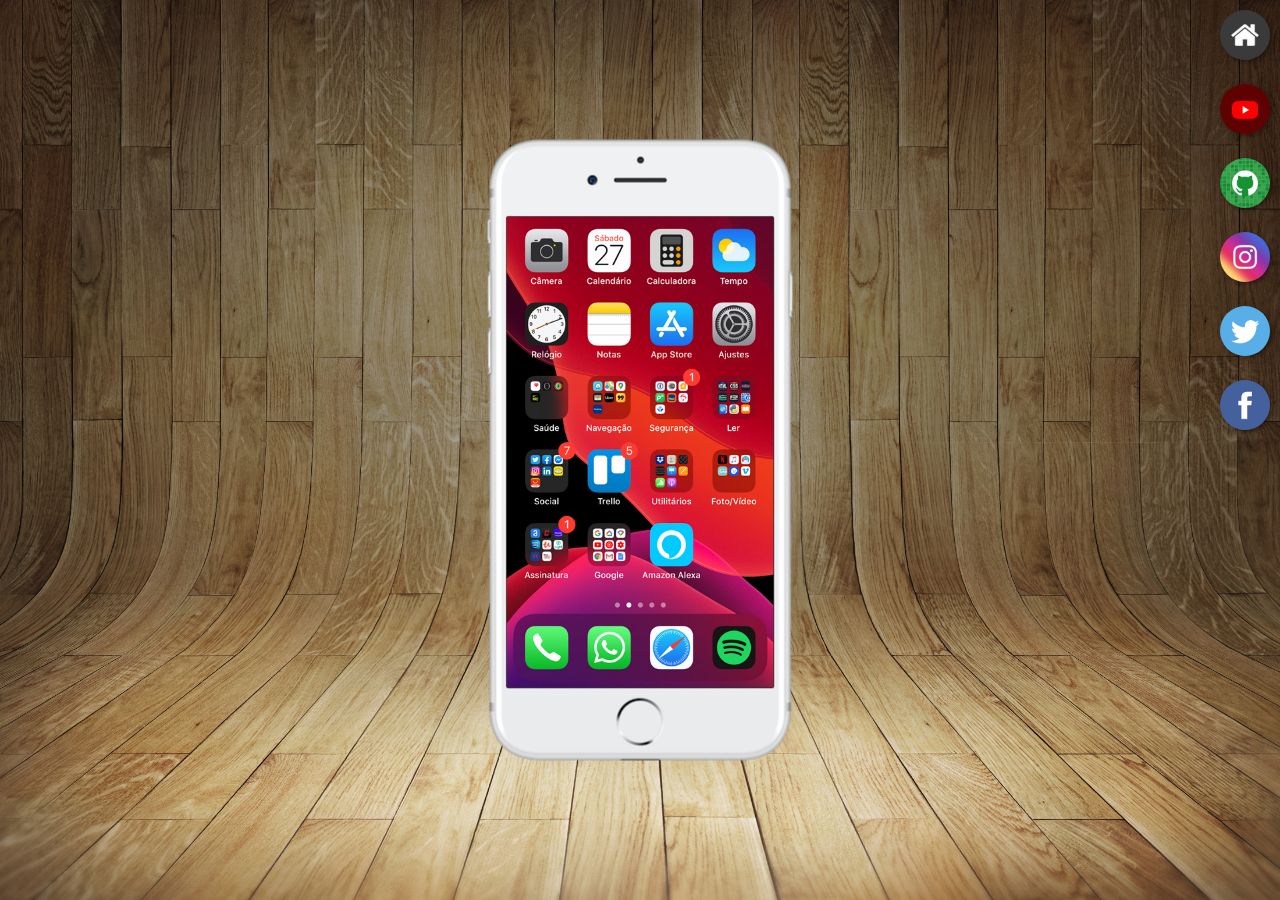
<file: index.html>
<!DOCTYPE html>
<html lang="pt-br">
<head>
    <meta charset="UTF-8">
    <meta http-equiv="X-UA-Compatible" content="IE=edge">
    <meta name="viewport" content="width=device-width, initial-scale=1.0">
    <link rel="shortcut icon" href="favicon.ico" type="image/x-icon">
    <link rel="stylesheet" href="estilos/style.css">
    <title>Projeto Redes Sociais</title>
</head>
<body>
    <main>
        <section id="telefone">
            <iframe src="home.html" name="tela" id="tela" frameborder="0">
                Seu navegador não é compatível com isso.
            </iframe>
        </section>
        <section id="rede-sociais">
            <a href="home.html" target="tela"><img src="imagens/logo-home.jpg" alt="Home"></a> <br>

            <a href="youtube.html" target="tela"><img src="imagens/logo-youtube.jpg" alt="YouTube"></a> <br>

            <a href="github.html" target="tela"><img src="imagens/logo-github.jpg" alt="GitHub"></a> <br>
            
            <a href="instagram.html" target="tela"><img src="imagens/logo-instagram.jpg" alt="Instagram"></a> <br>

            <a href="twitter.html" target="tela"><img src="imagens/logo-twitter.jpg" alt="Twitter"></a> <br>

            <a href="facebook.html" target="tela"><img src="imagens/logo-facebook.jpg" alt="Facebook"></a>
        </section>
    </main>
</body>
</html>
</file>
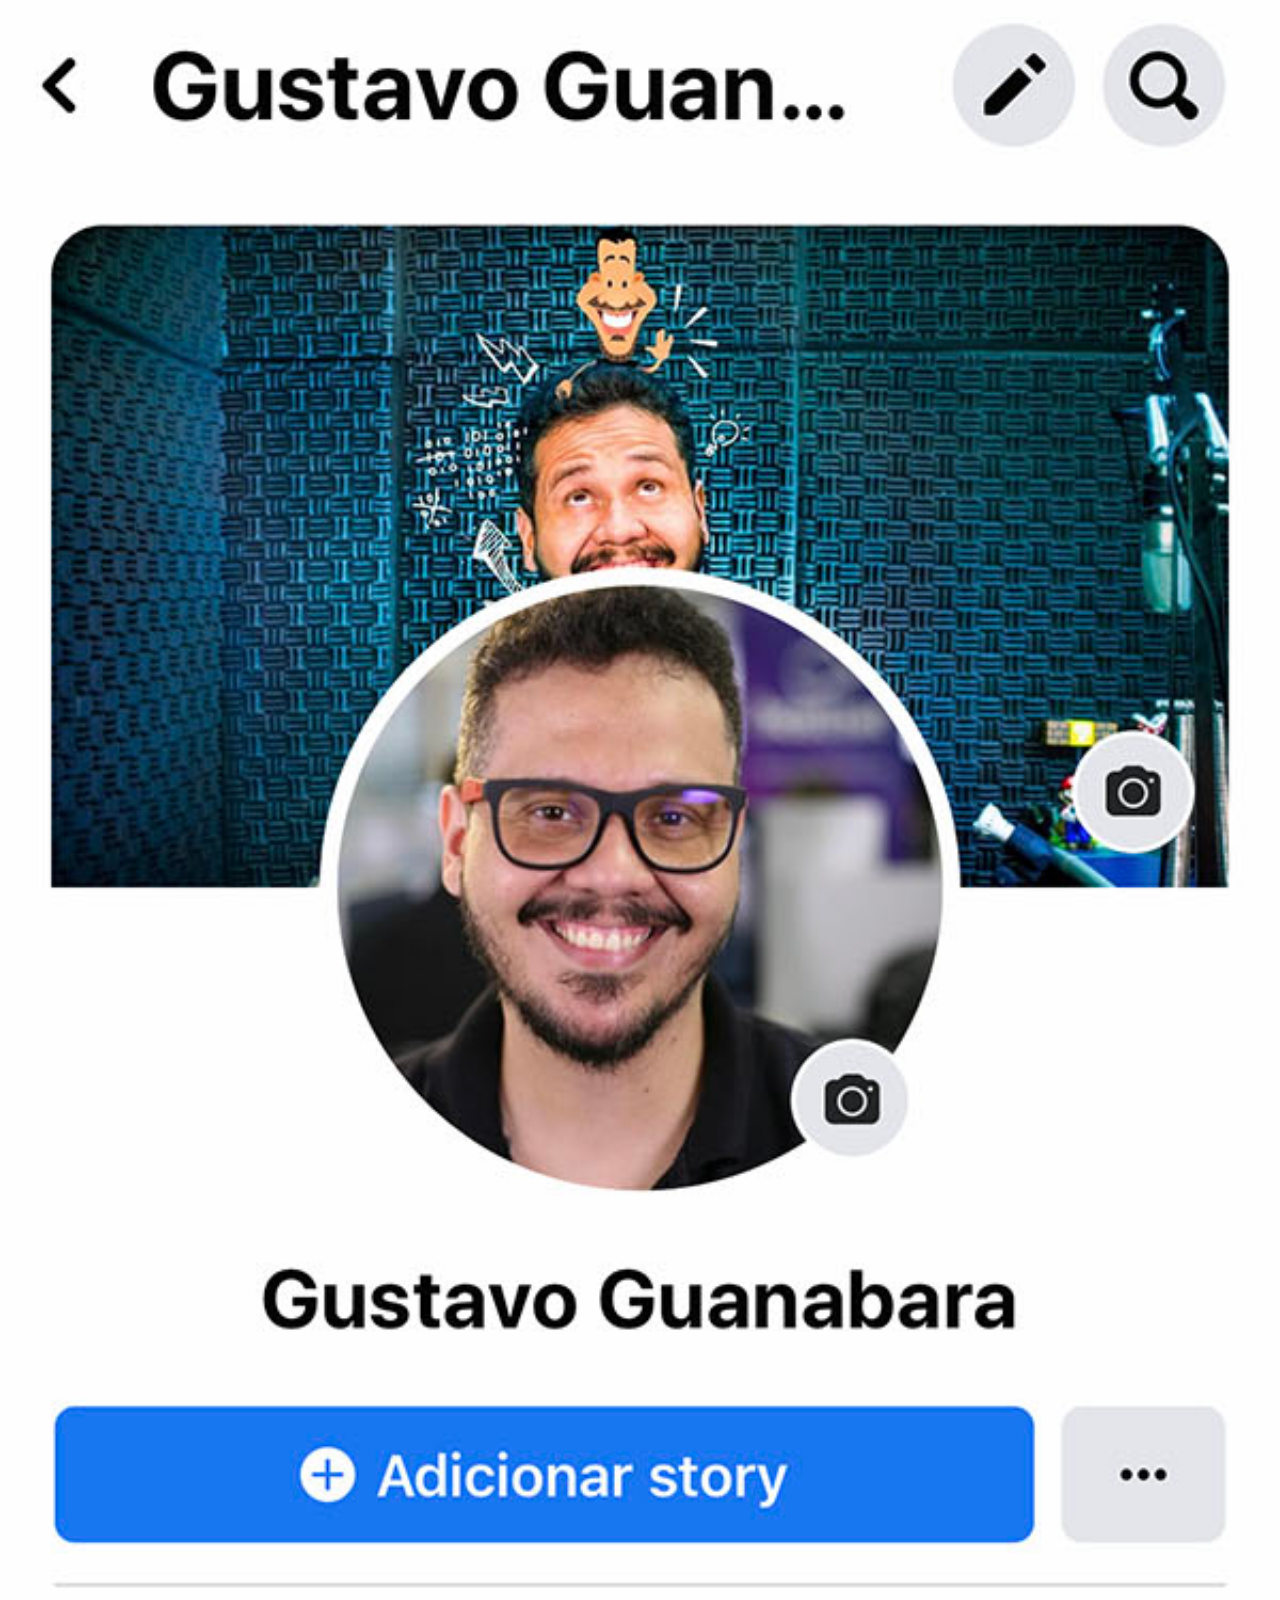
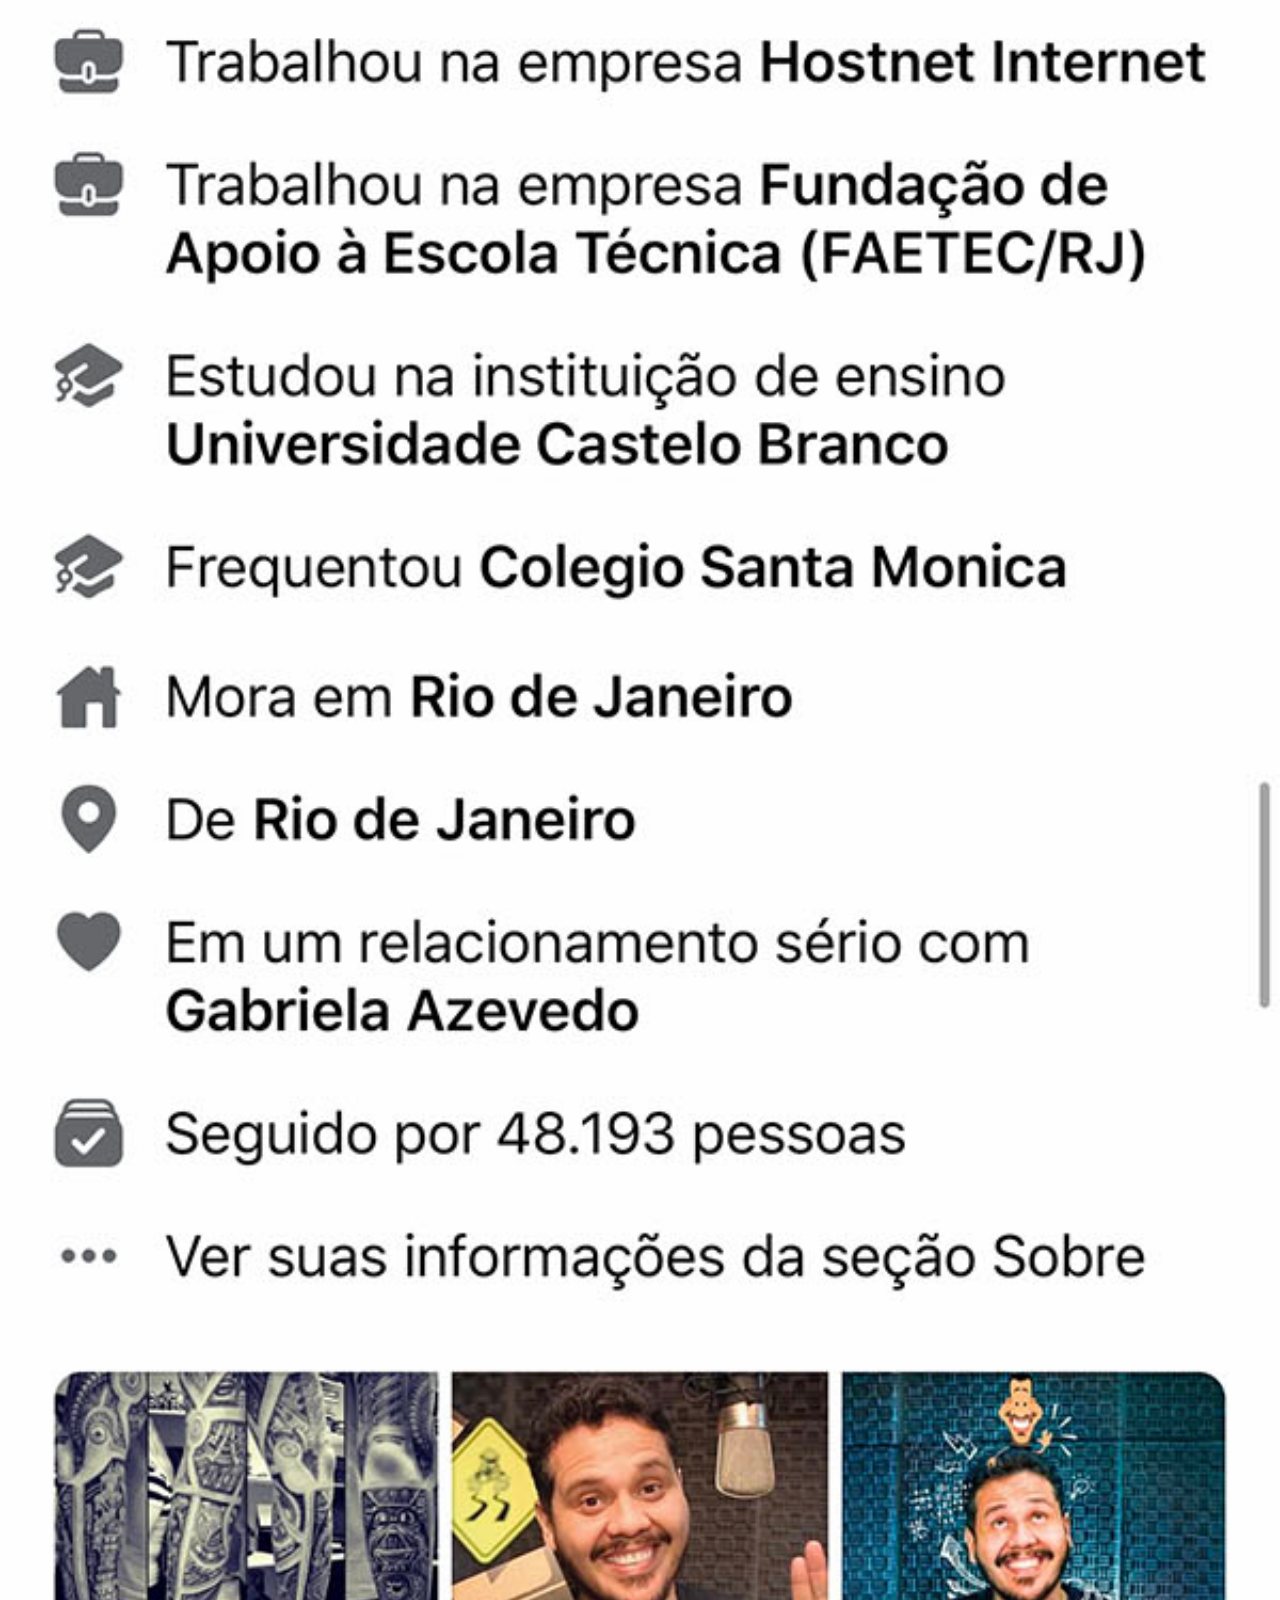
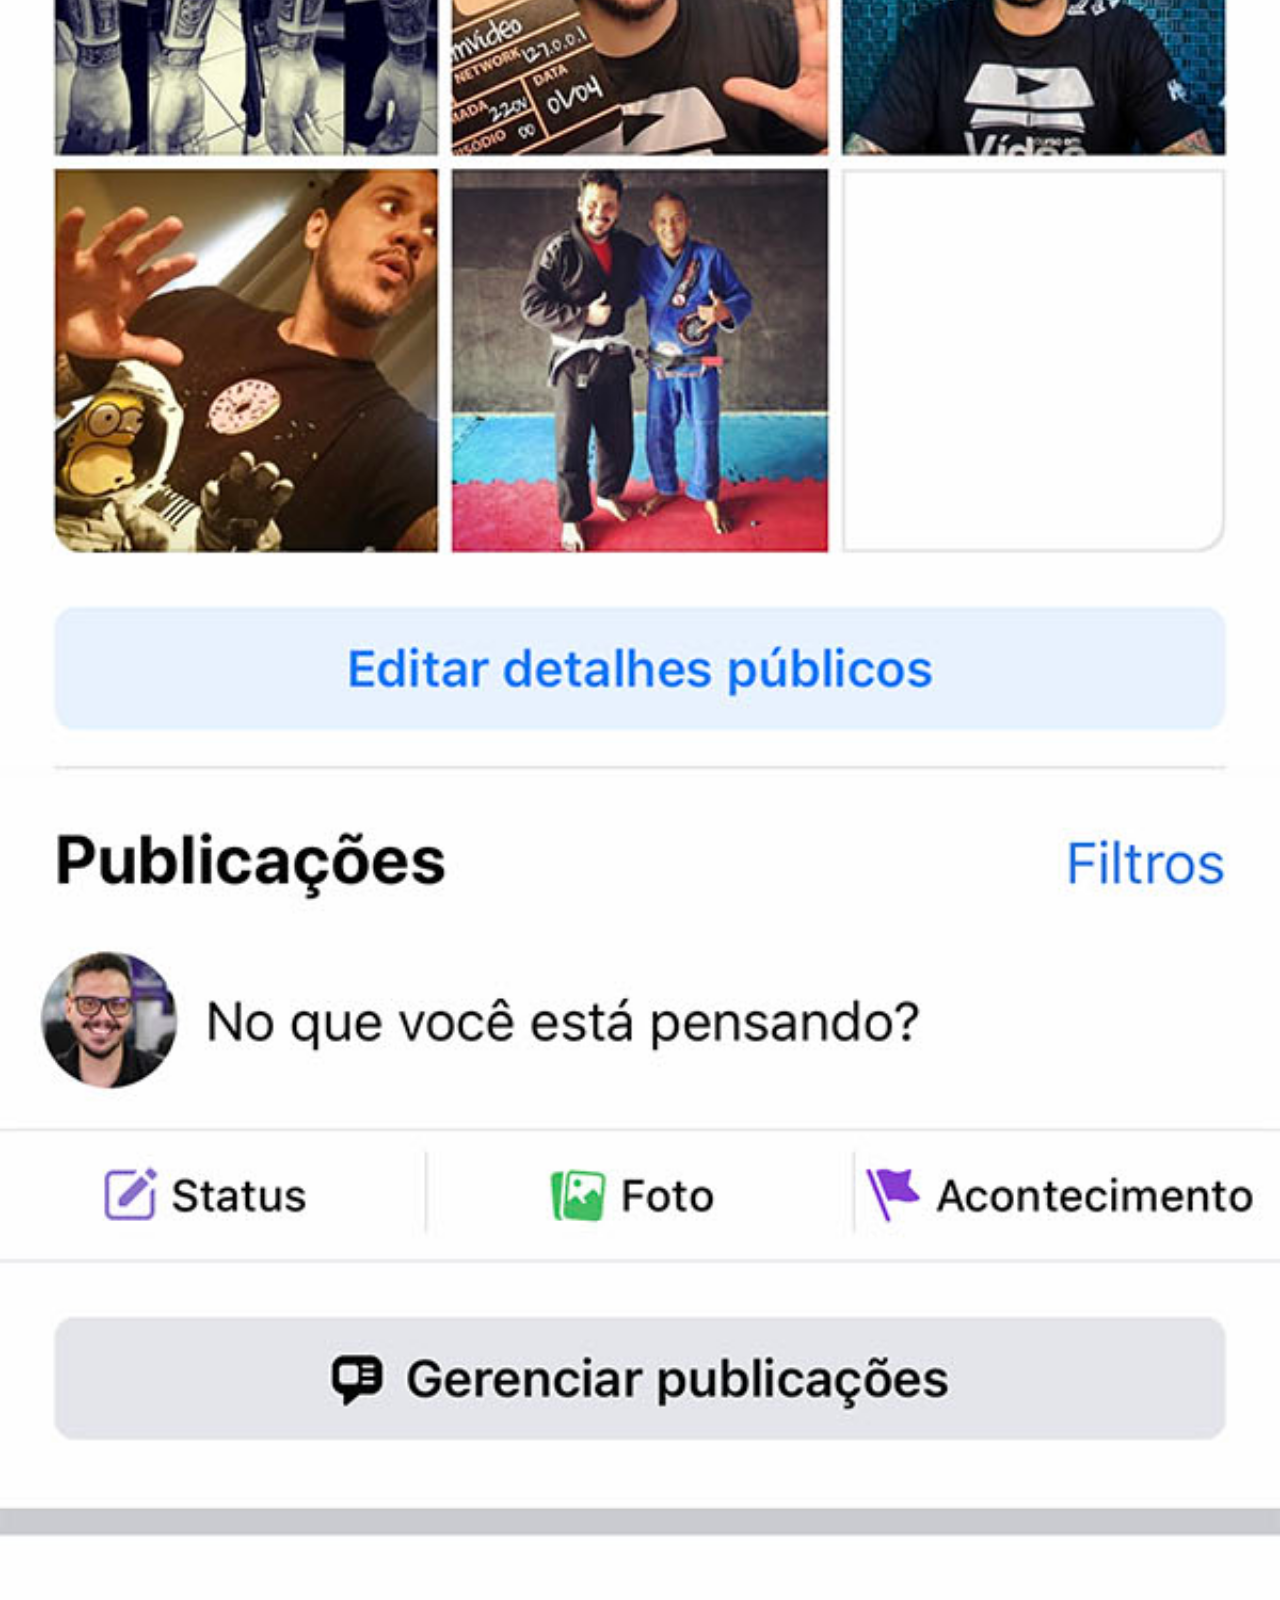
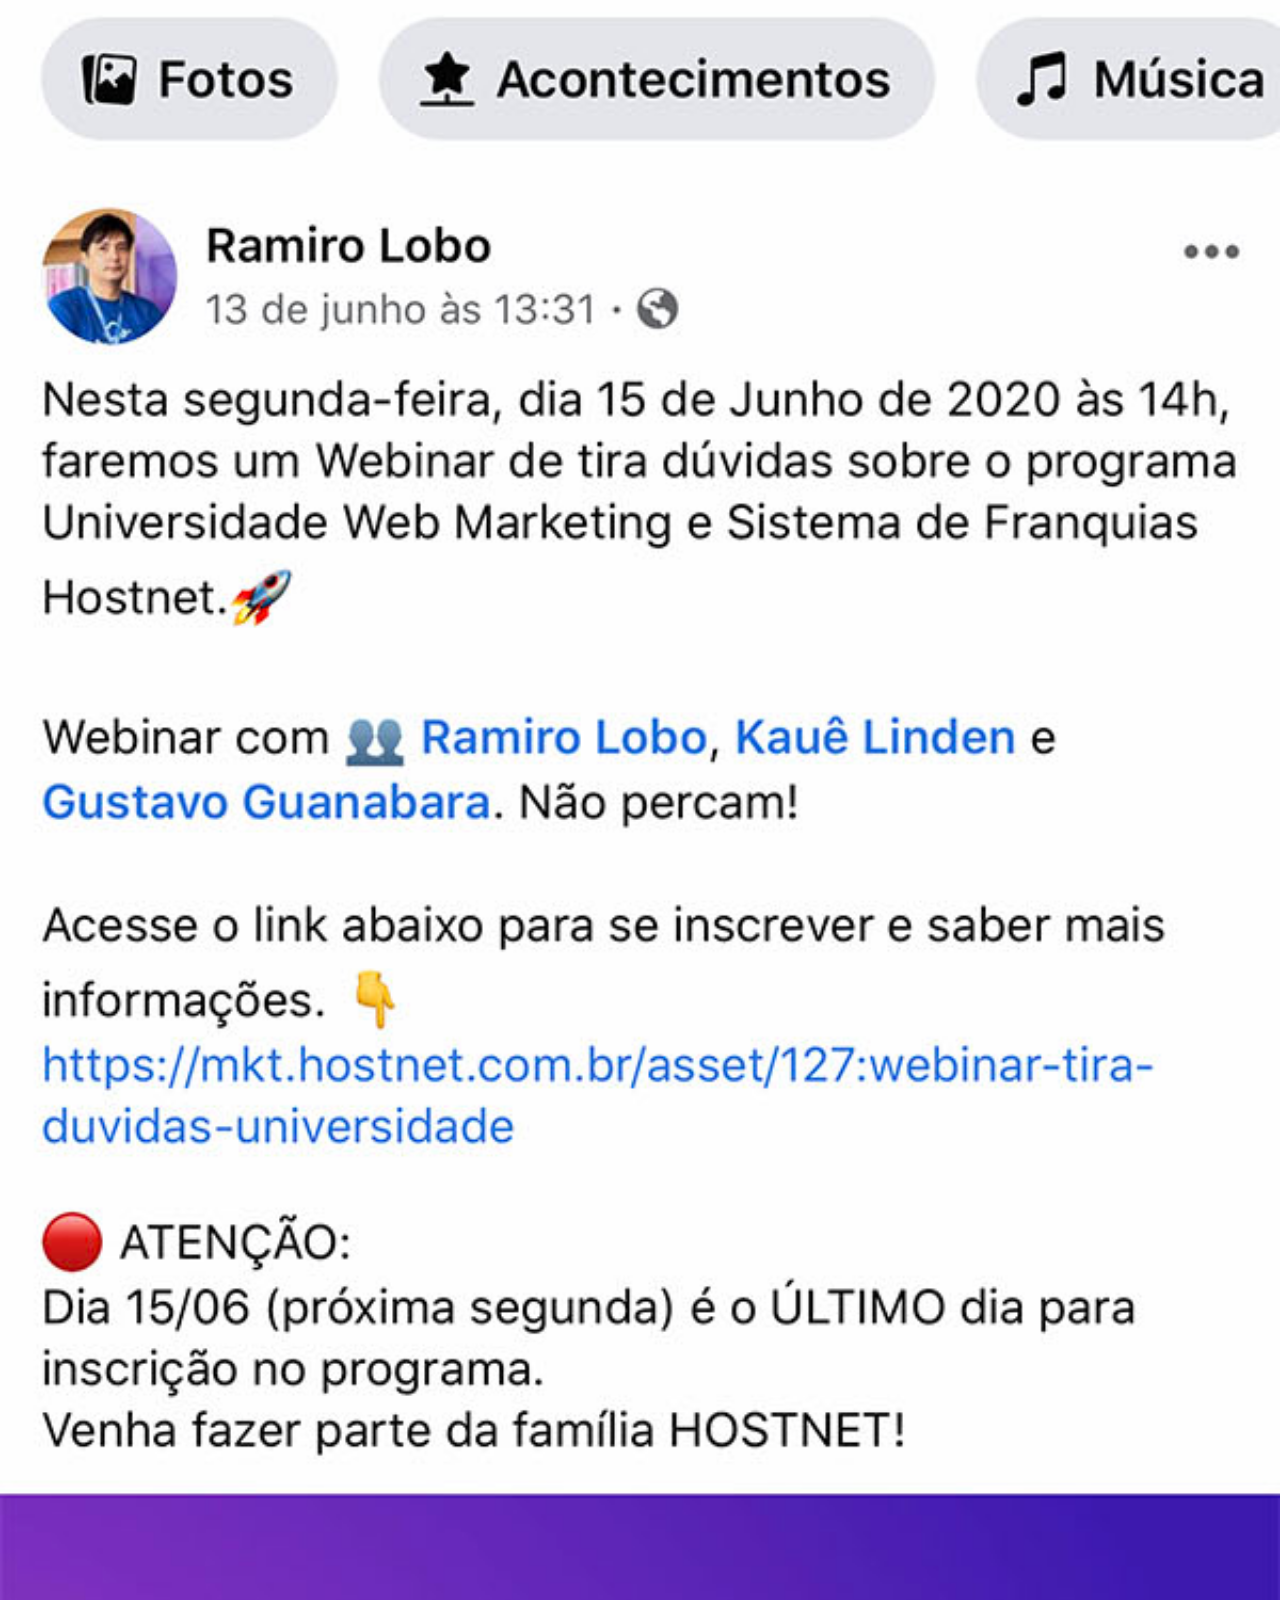
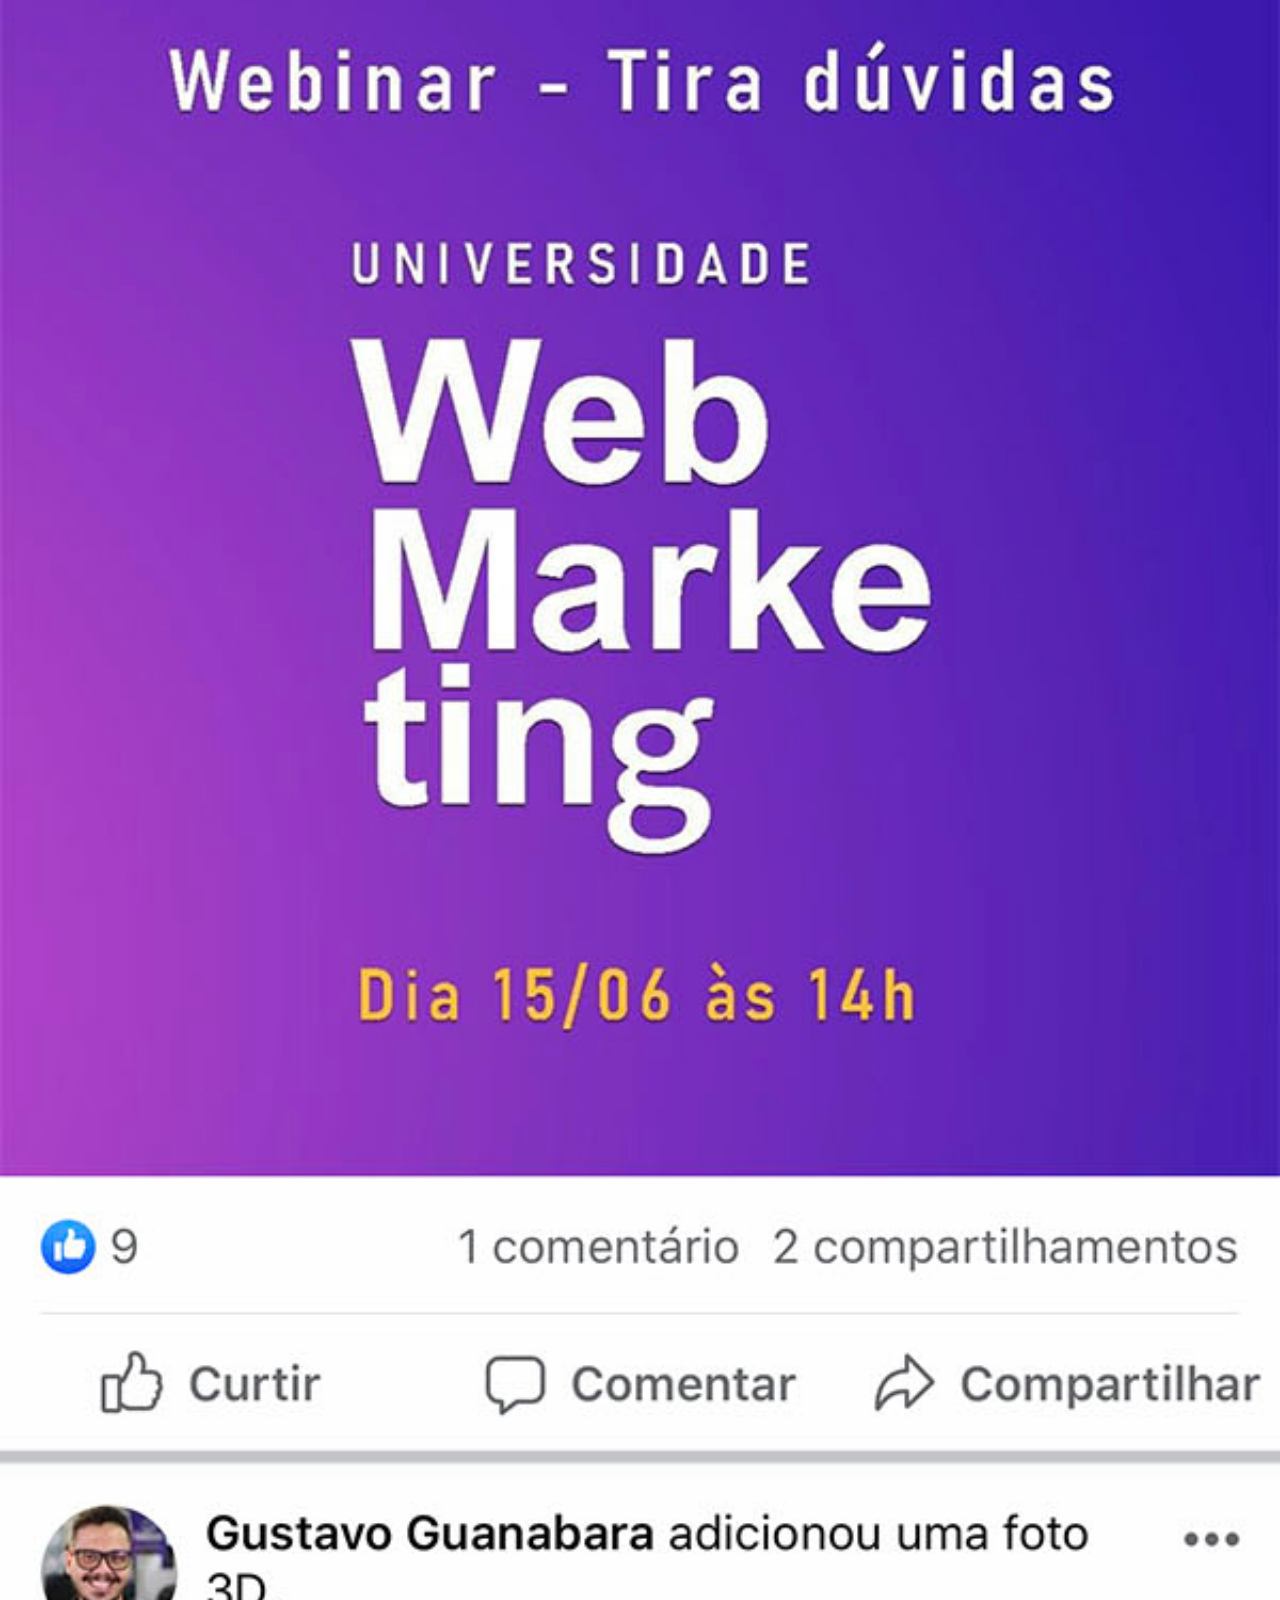
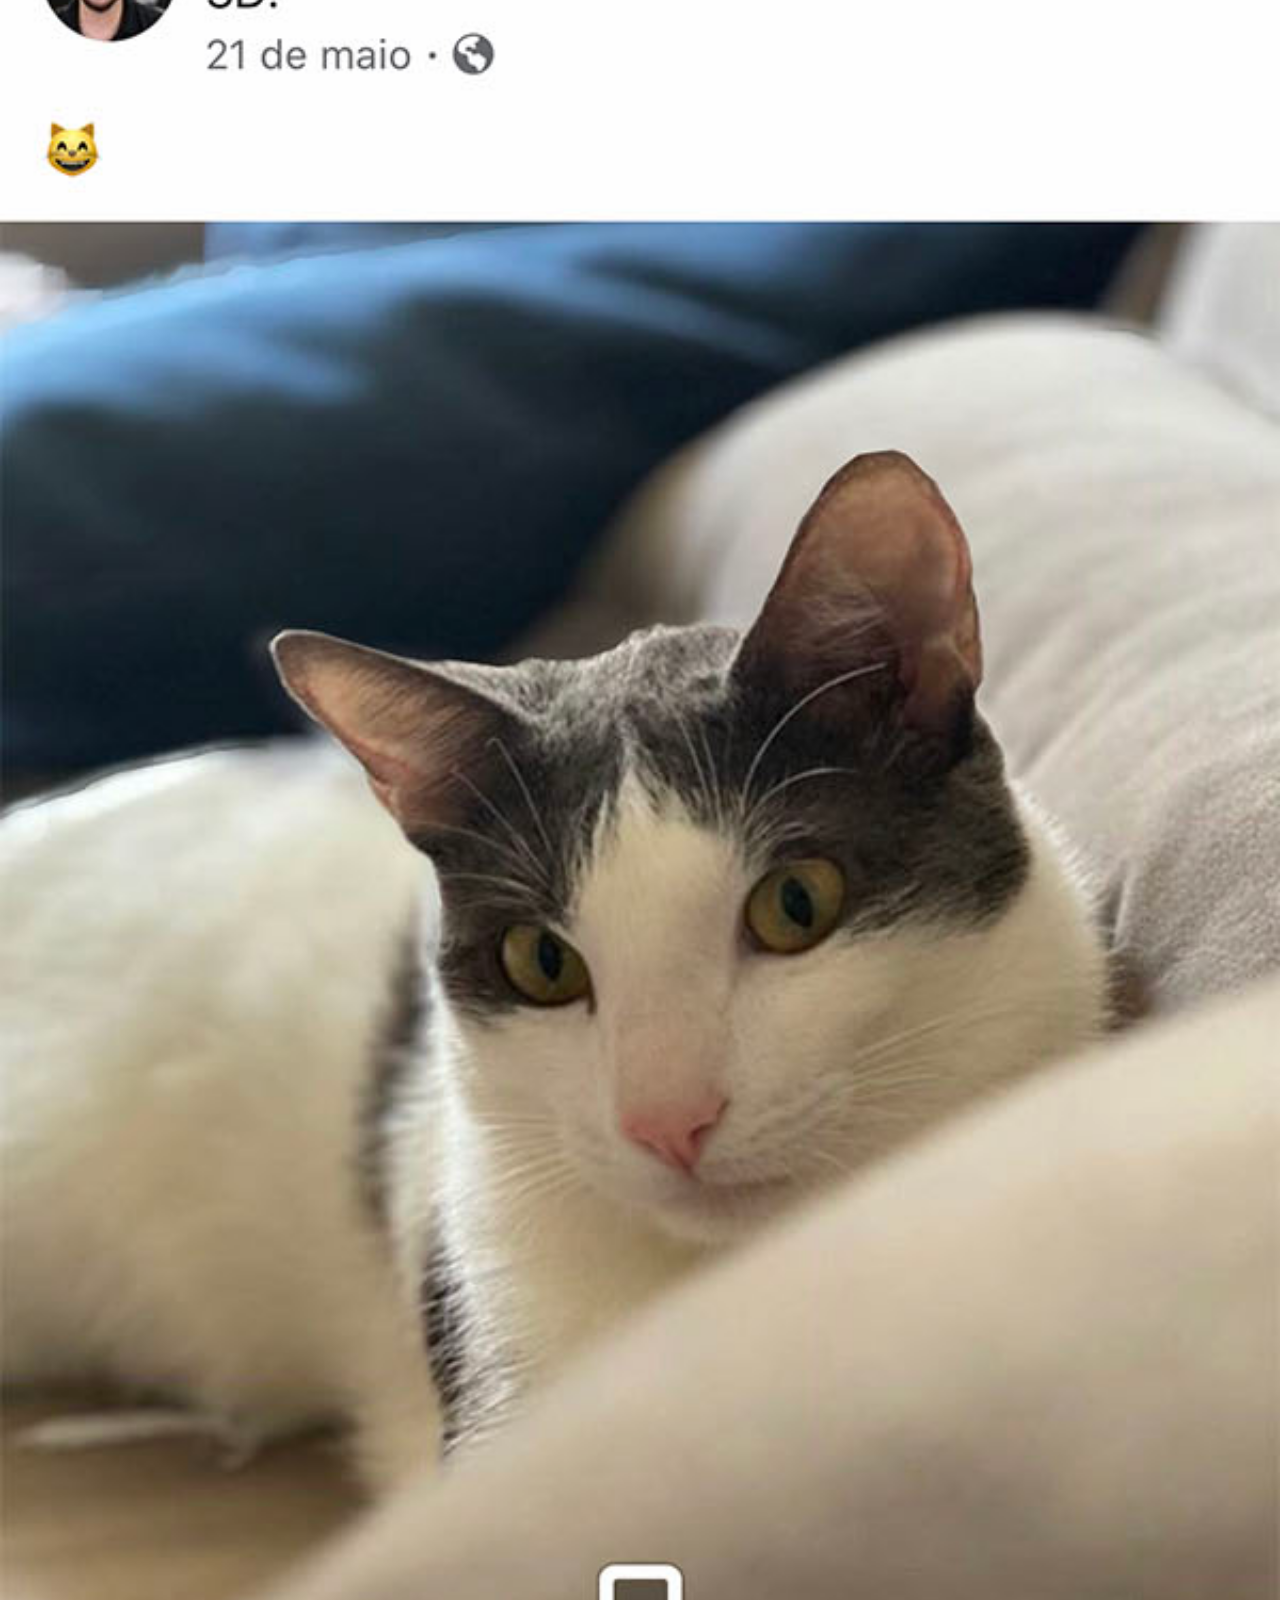
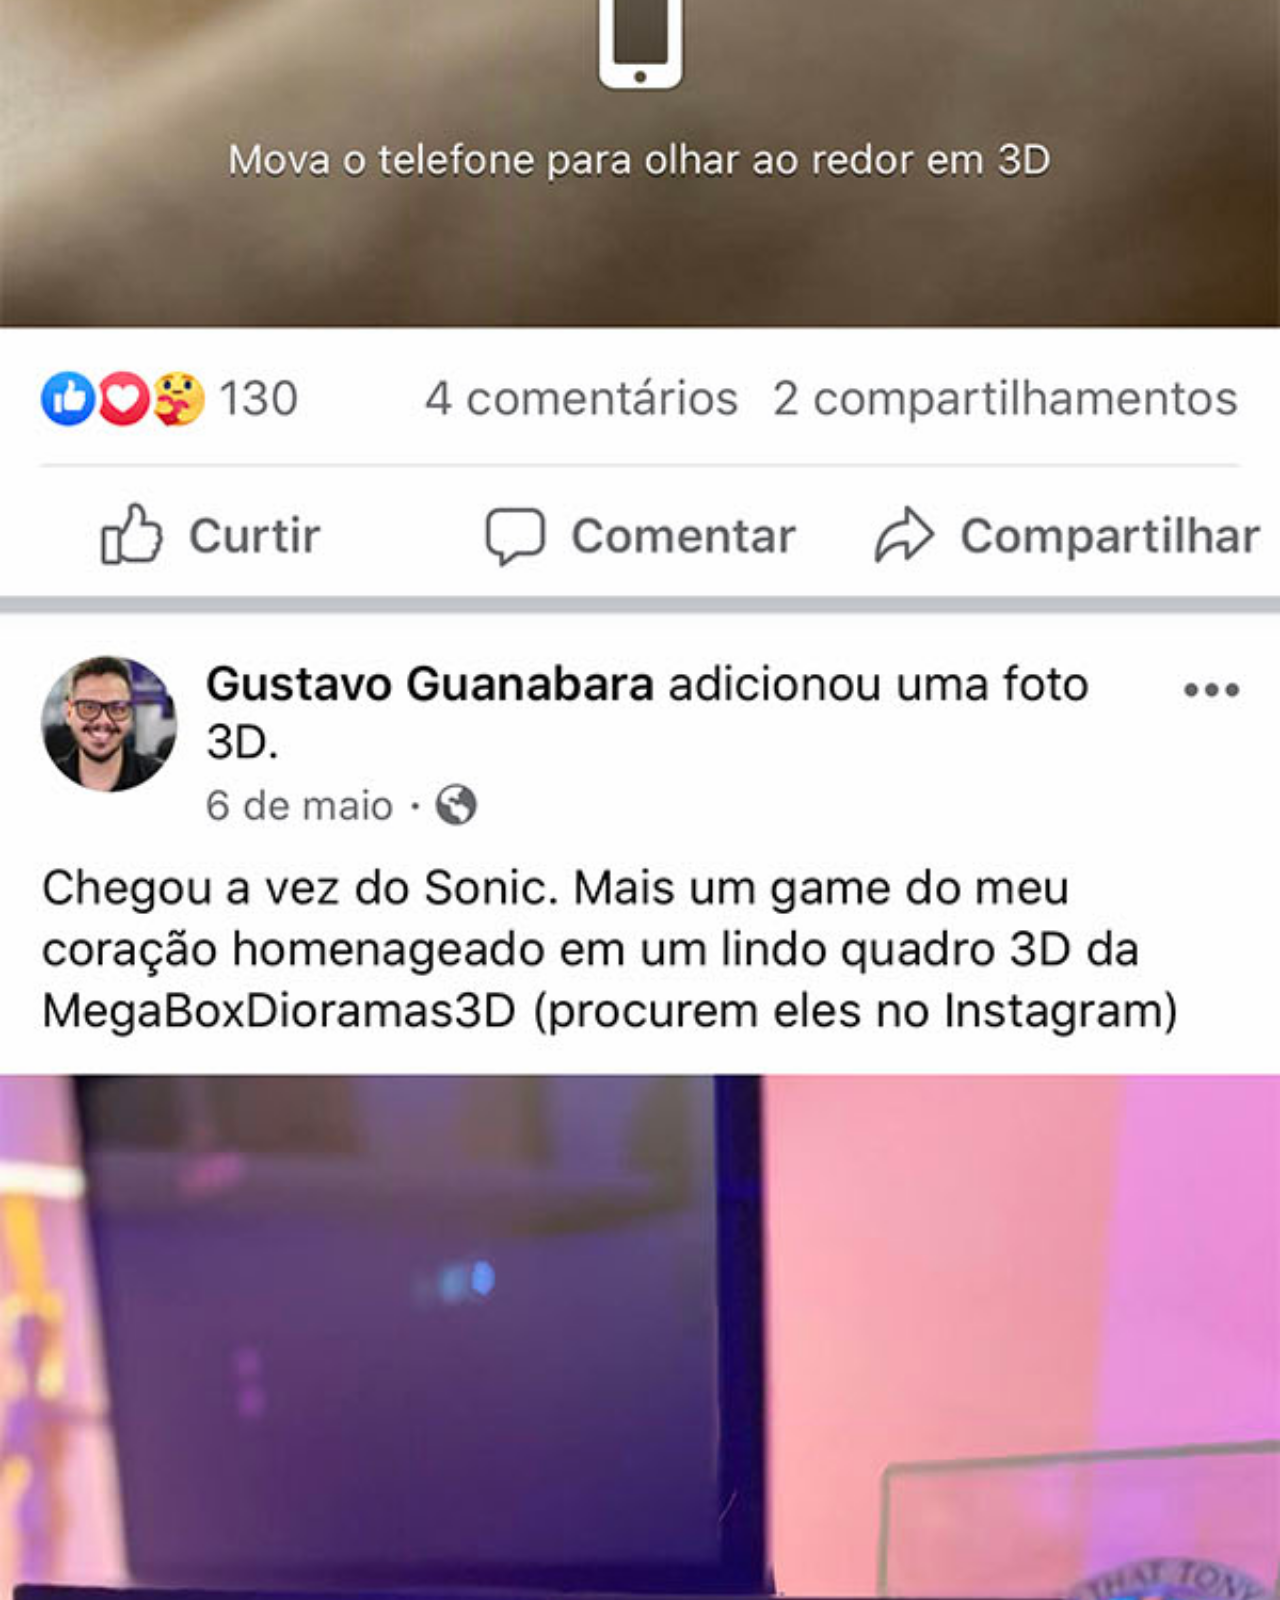
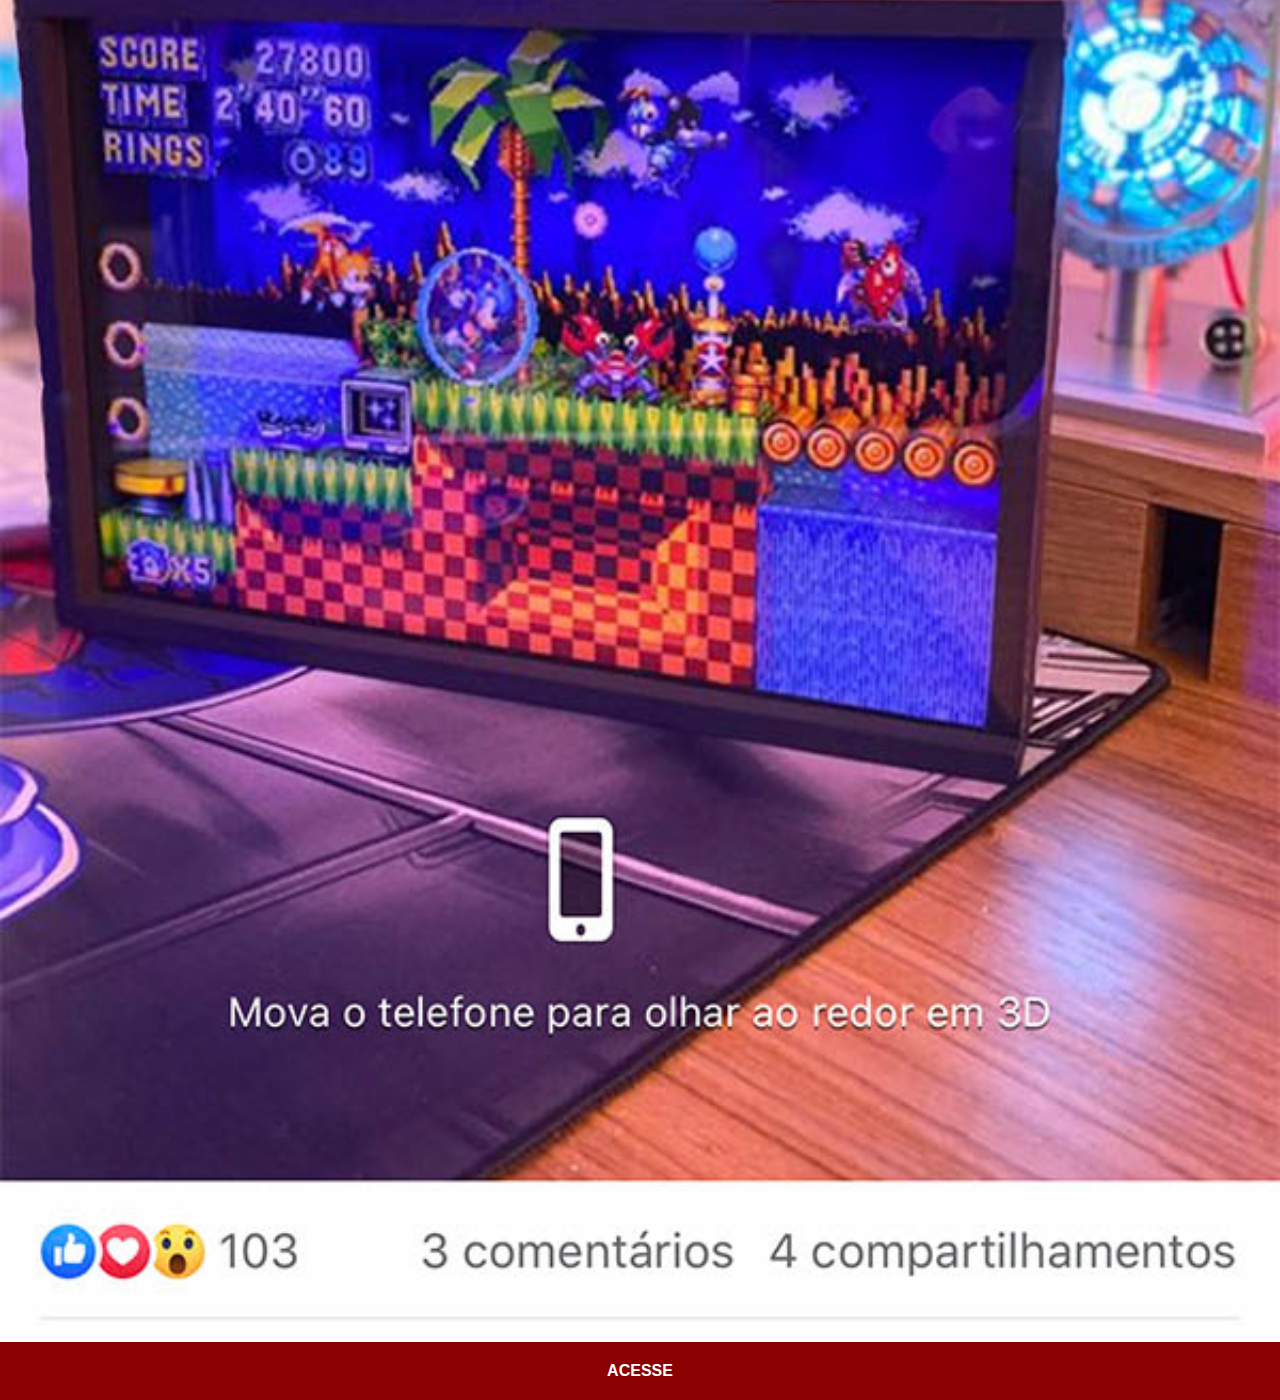
<file: facebook.html>
<!DOCTYPE html>
<html lang="pt-br">
<head>
    <meta charset="UTF-8">
    <meta http-equiv="X-UA-Compatible" content="IE=edge">
    <meta name="viewport" content="width=device-width, initial-scale=1.0">
    <title>Facebook</title>
   <link rel="stylesheet" href="estilos/social.css">
<body>
    <img src="imagens/tela-facebook.jpg" alt="Facebook">
    <a href="https://www.facebook.com/gustavoguanabara/" target="_blank">ACESSE</a>
</body>
</html>
</file>
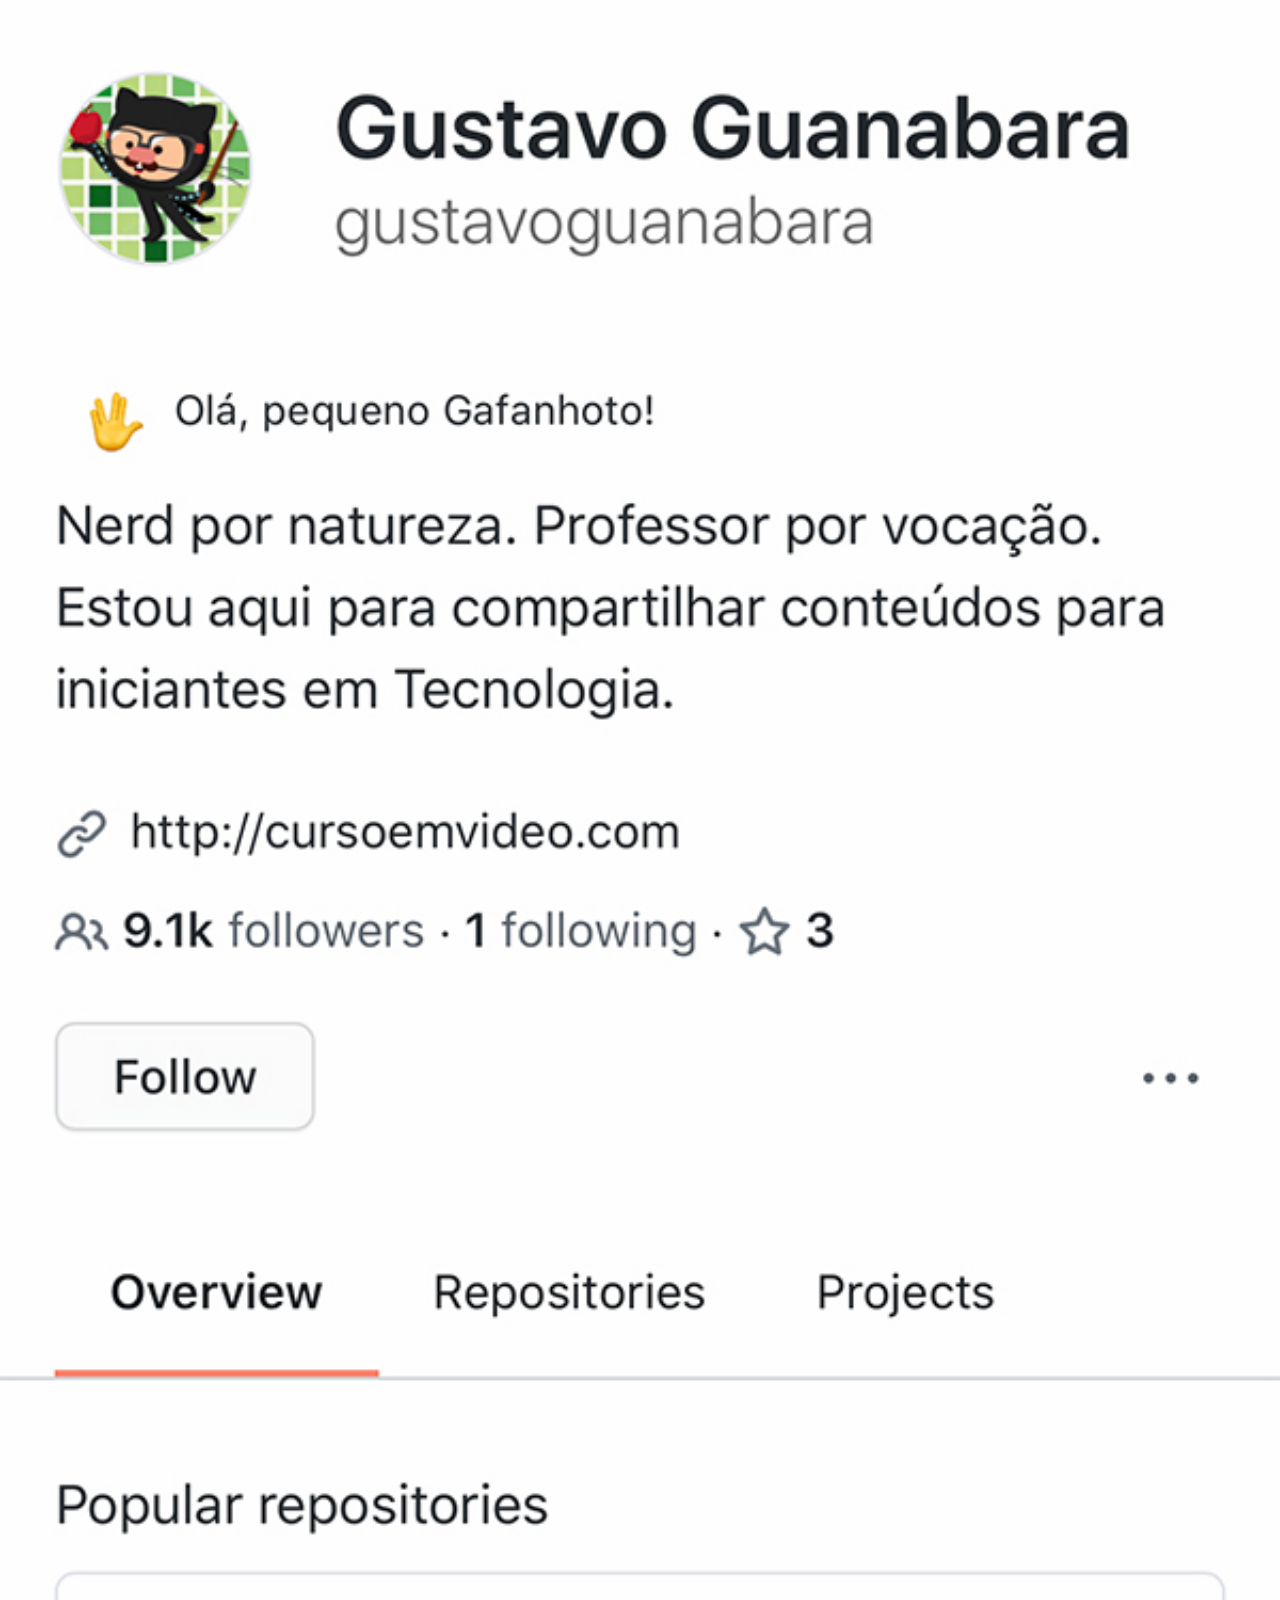
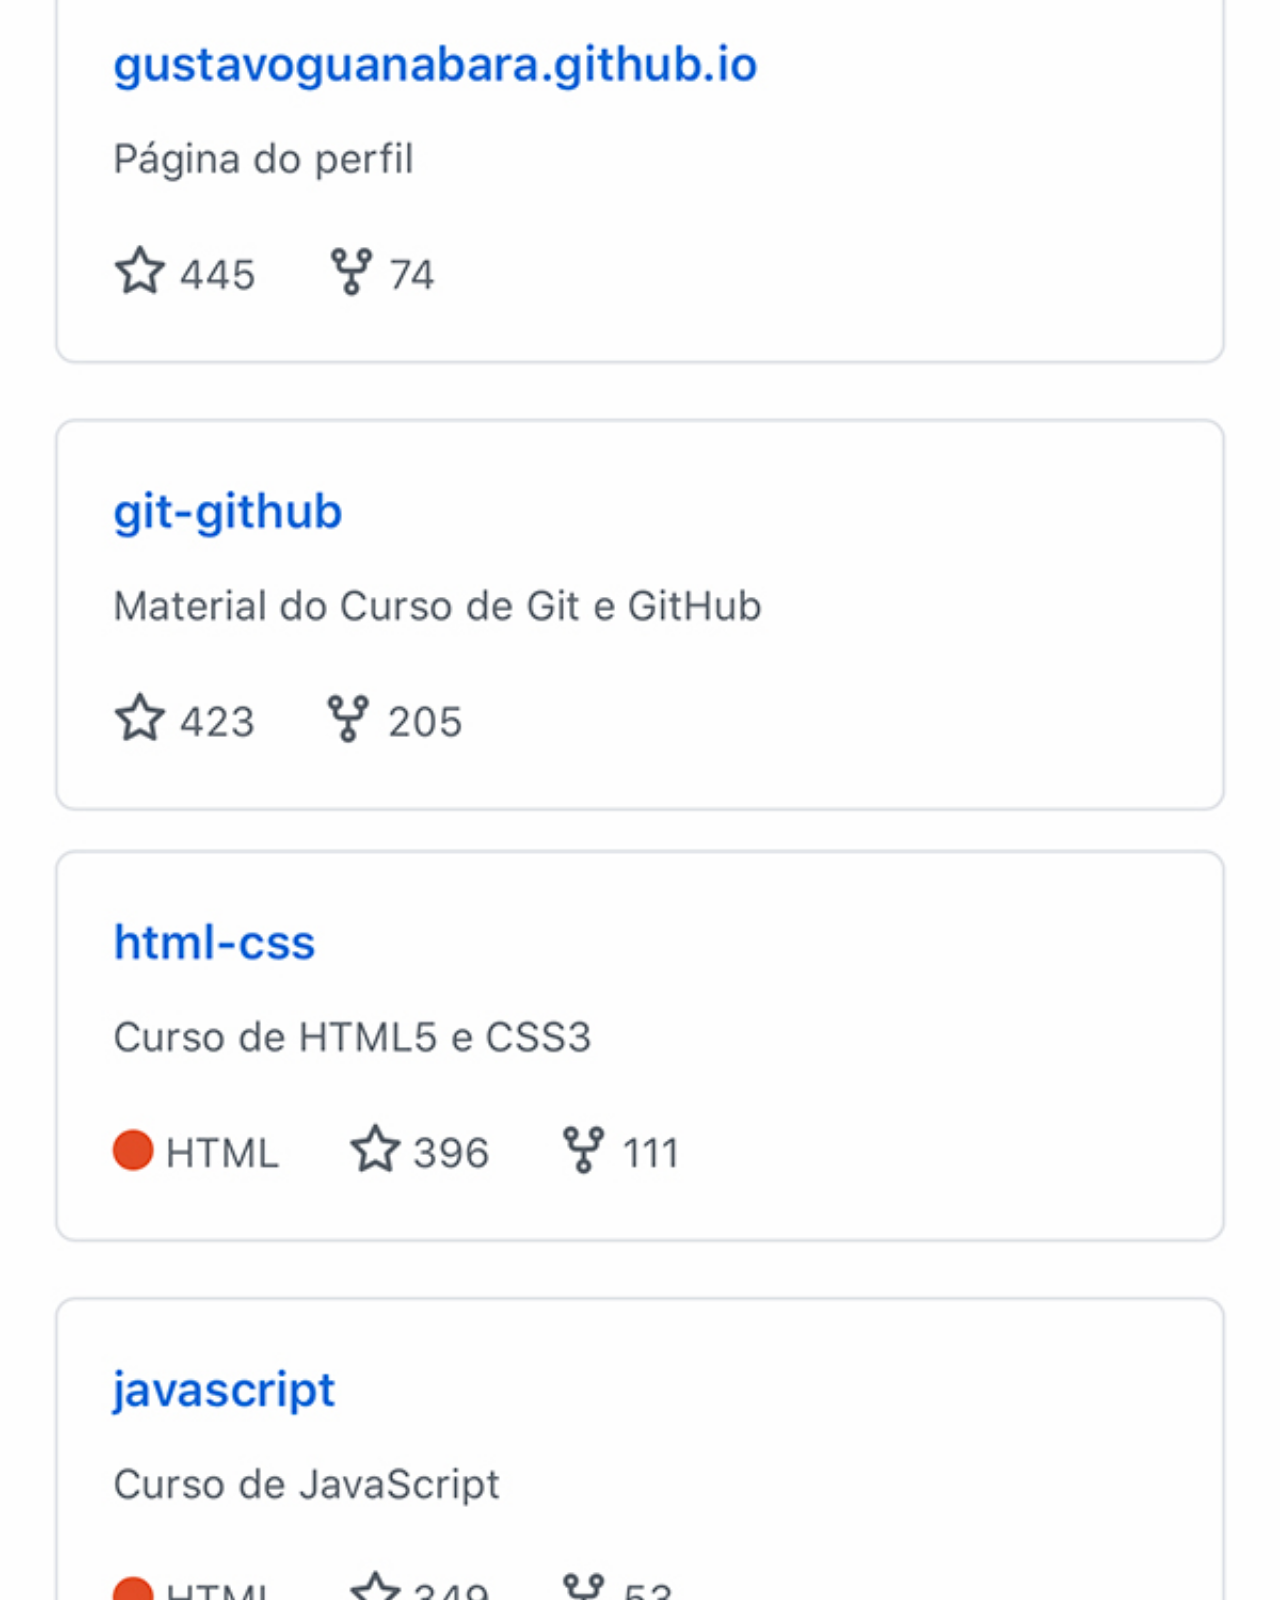
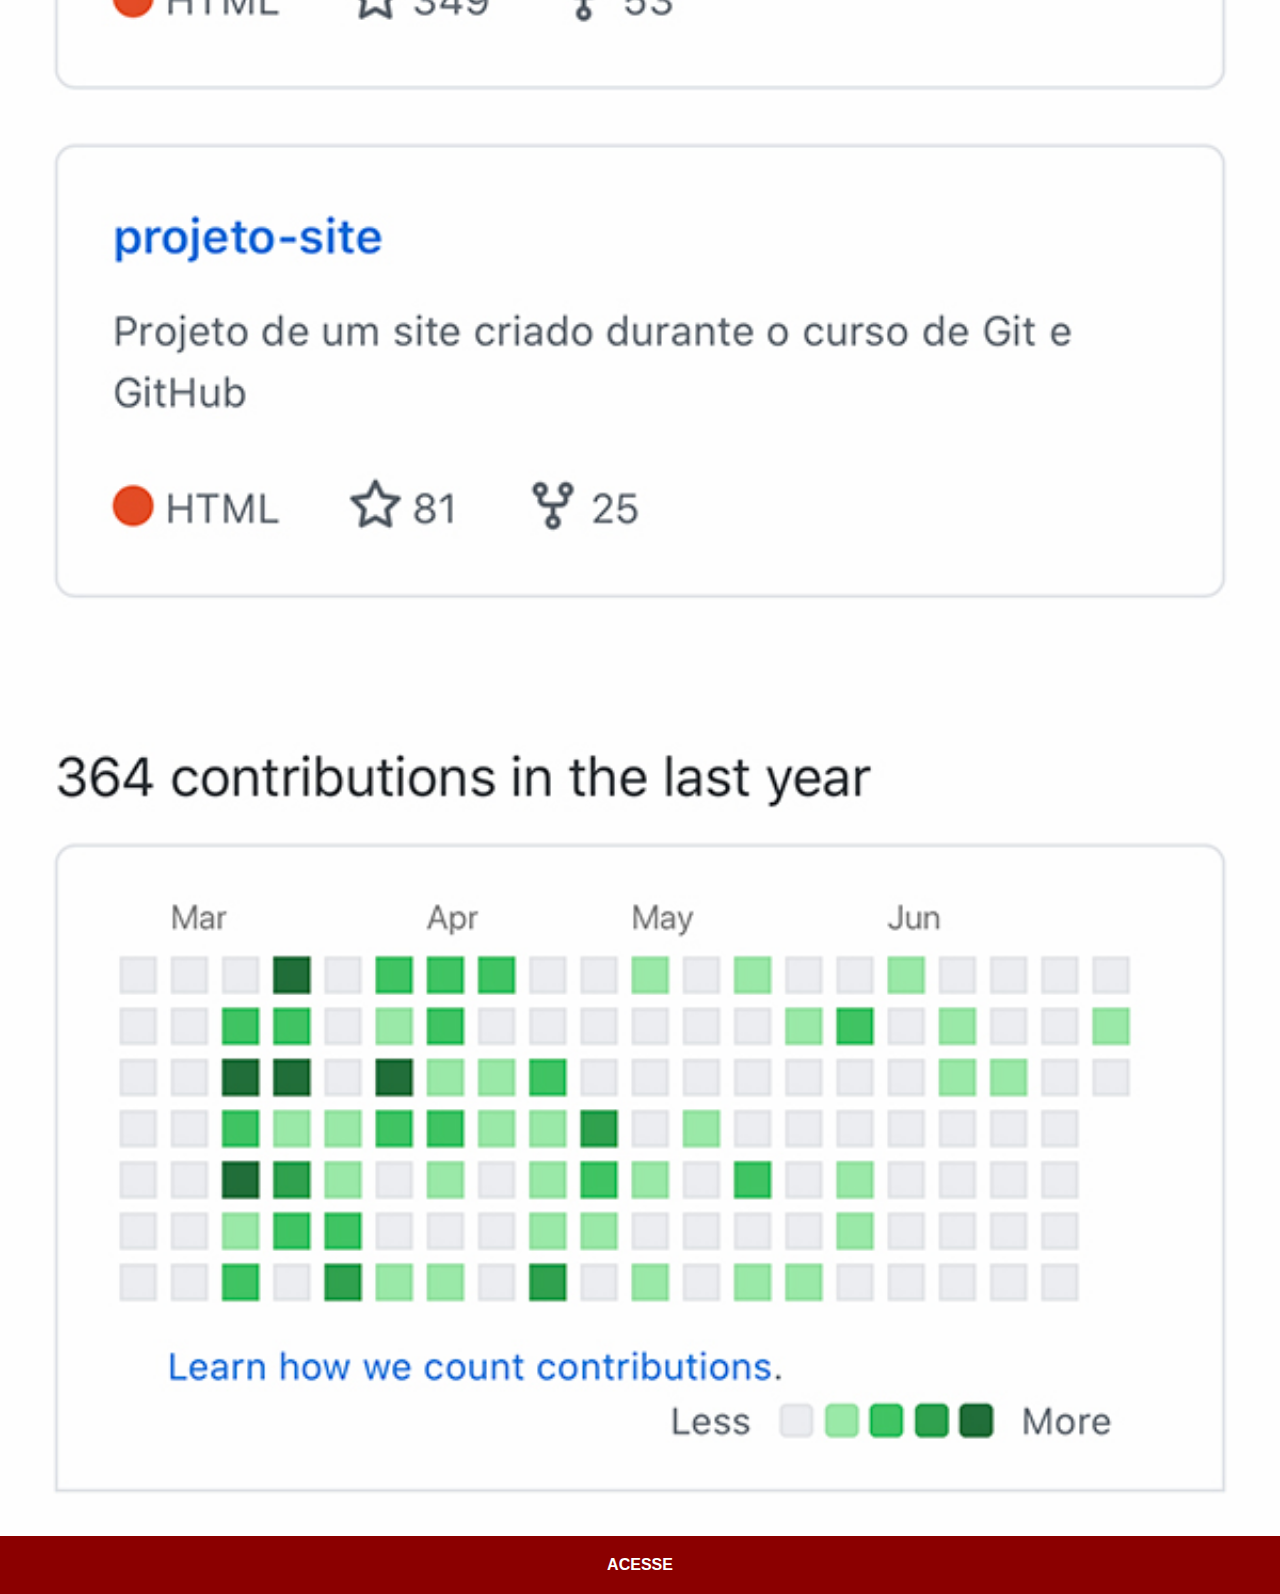
<file: github.html>
<!DOCTYPE html>
<html lang="pt-br">
<head>
    <meta charset="UTF-8">
    <meta http-equiv="X-UA-Compatible" content="IE=edge">
    <meta name="viewport" content="width=device-width, initial-scale=1.0">
    <title>GitHub</title>
    <link rel="stylesheet" href="estilos/social.css">
</head>
<body>
    <img src="imagens/tela-github.jpg" alt="GitHub">
    <a href="https://github.com/gustavoguanabara/" target="_blank">ACESSE</a>
</body>
</html>
</file>
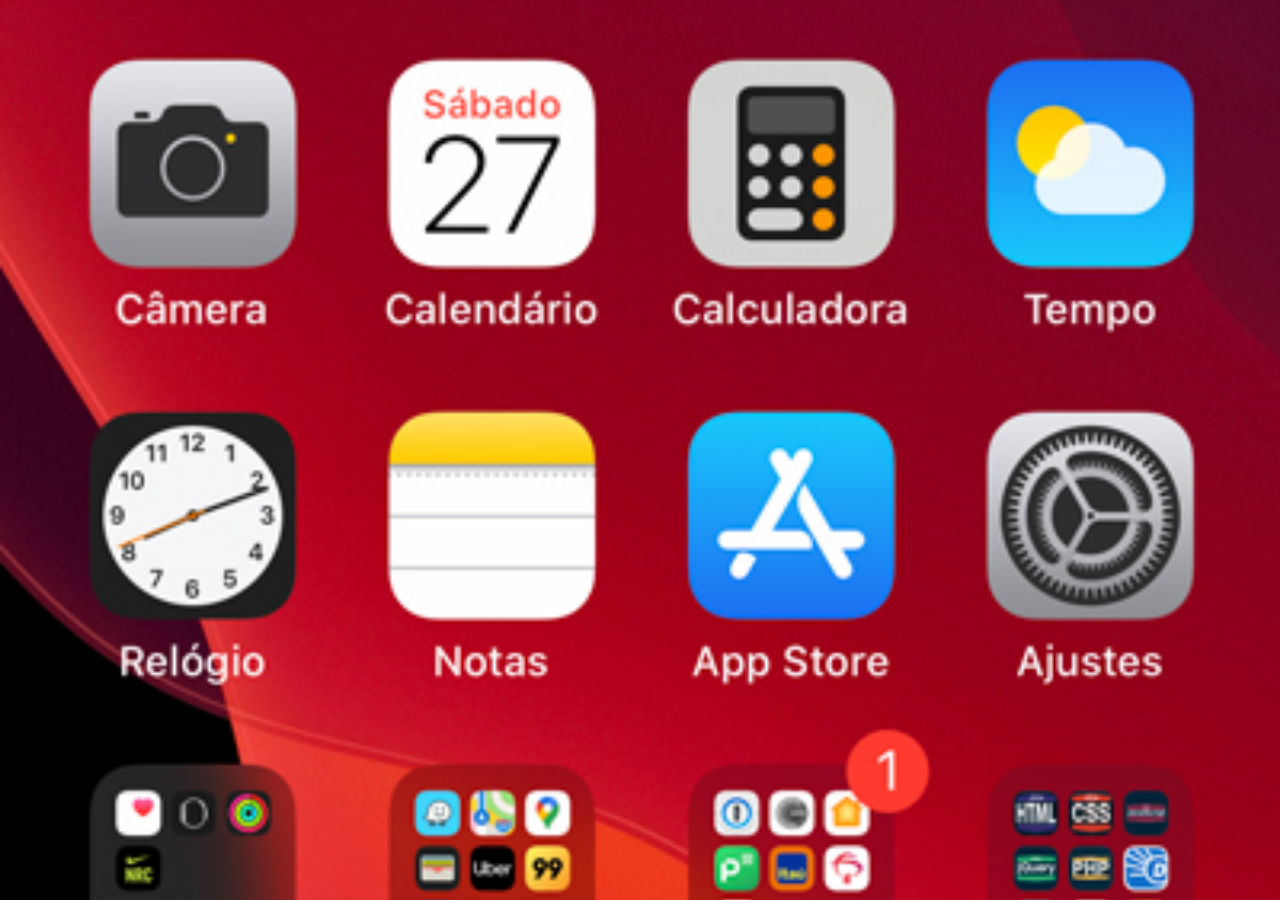
<file: home.html>
<!DOCTYPE html>
<html lang="pt-br">
<head>
    <meta charset="UTF-8">
    <meta http-equiv="X-UA-Compatible" content="IE=edge">
    <meta name="viewport" content="width=device-width, initial-scale=1.0">
    <title>Home</title>
    <style>
        *{
            margin: 0;
            padding: 0;
        }
        body{
            width: 100vw;
            height: 100vh;
            background: black url("imagens/tela-home.jpg") no-repeat top center;
            background-size: cover;
        }
    </style>
</head>
<body>
    
</body>
</html>
</file>
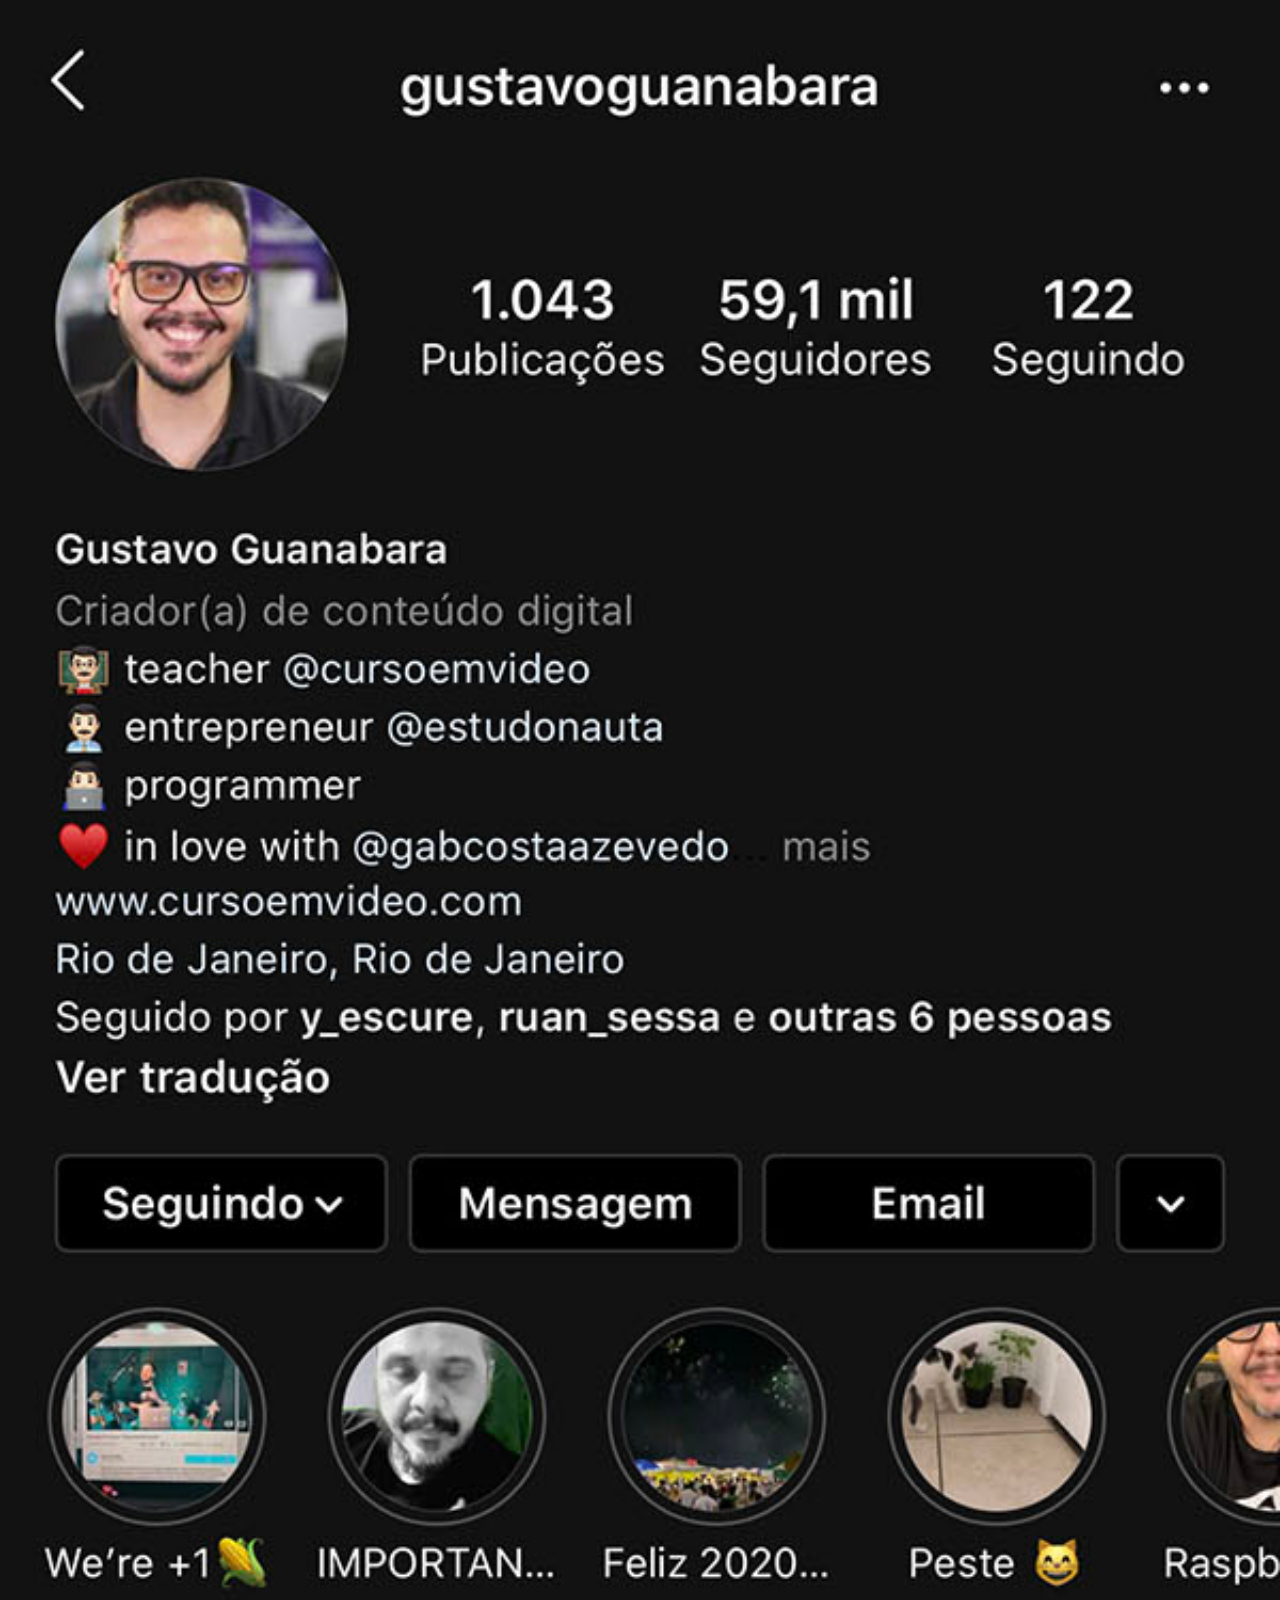
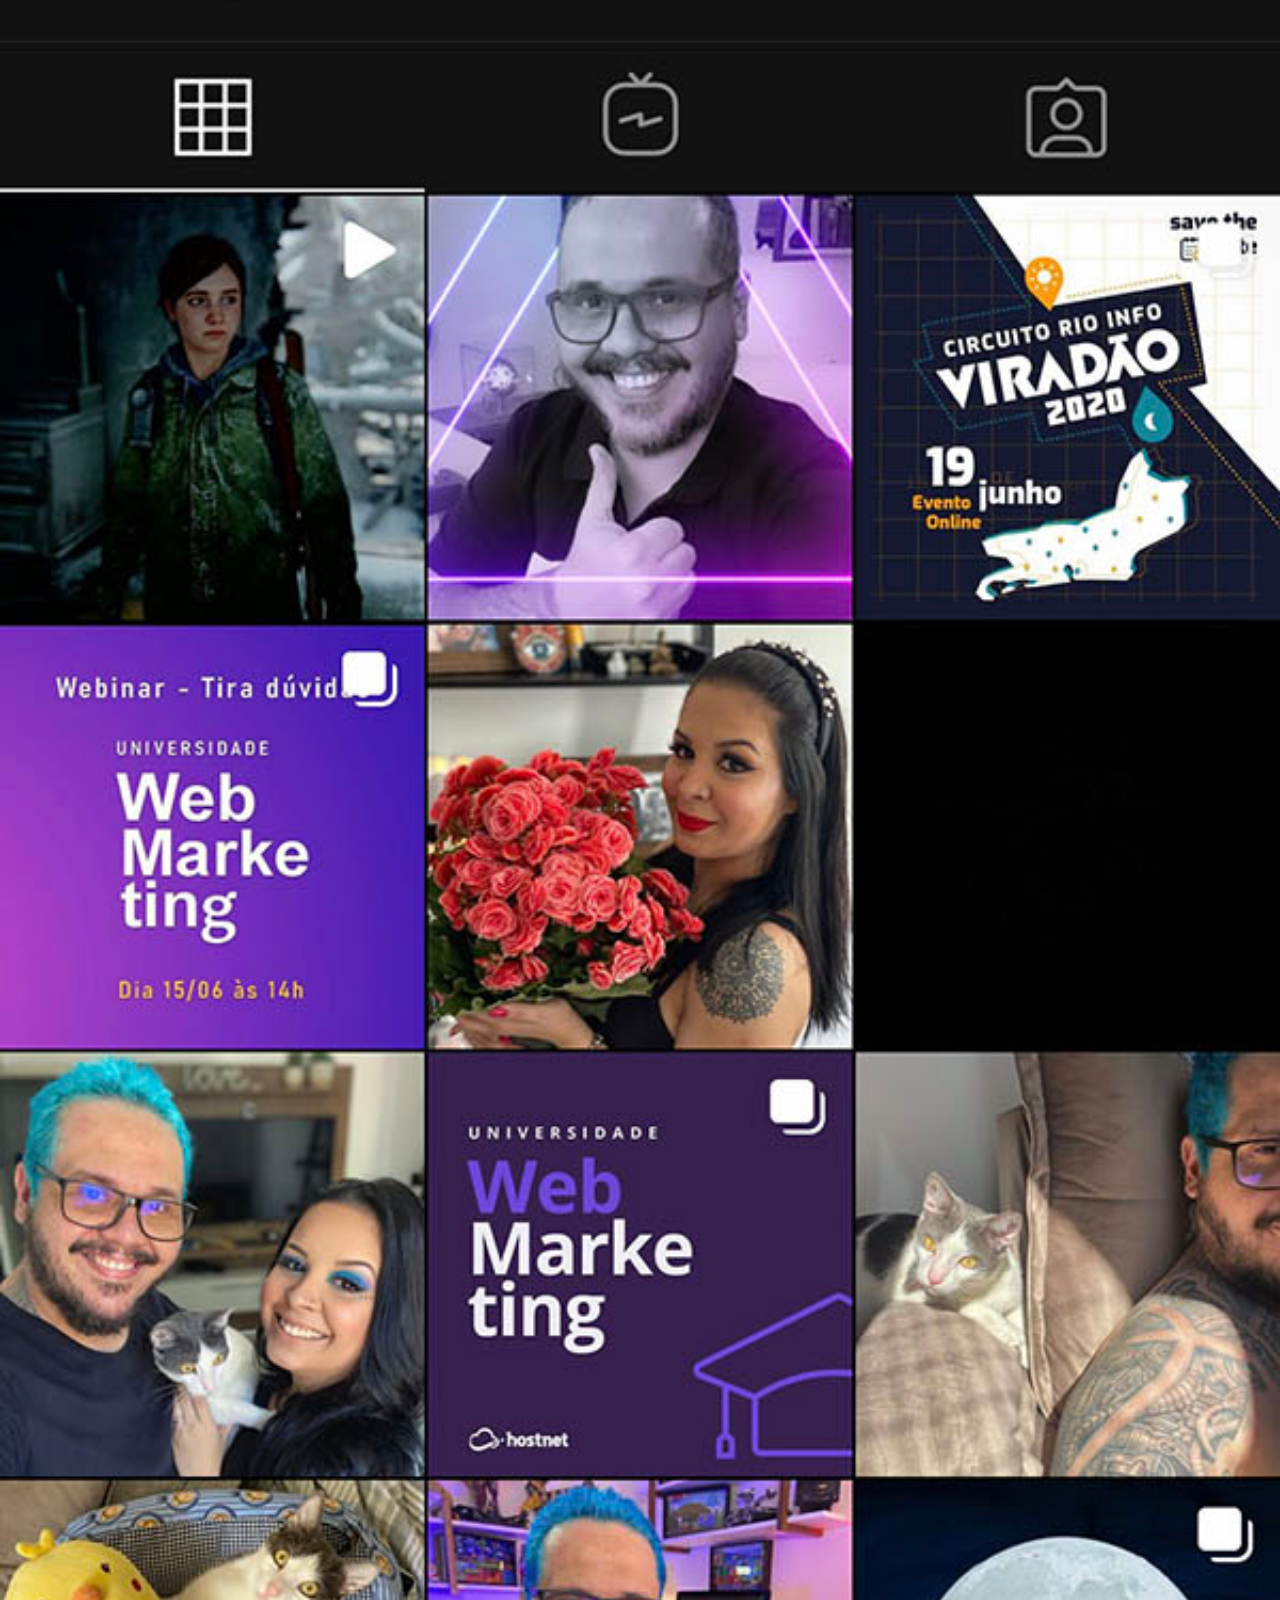
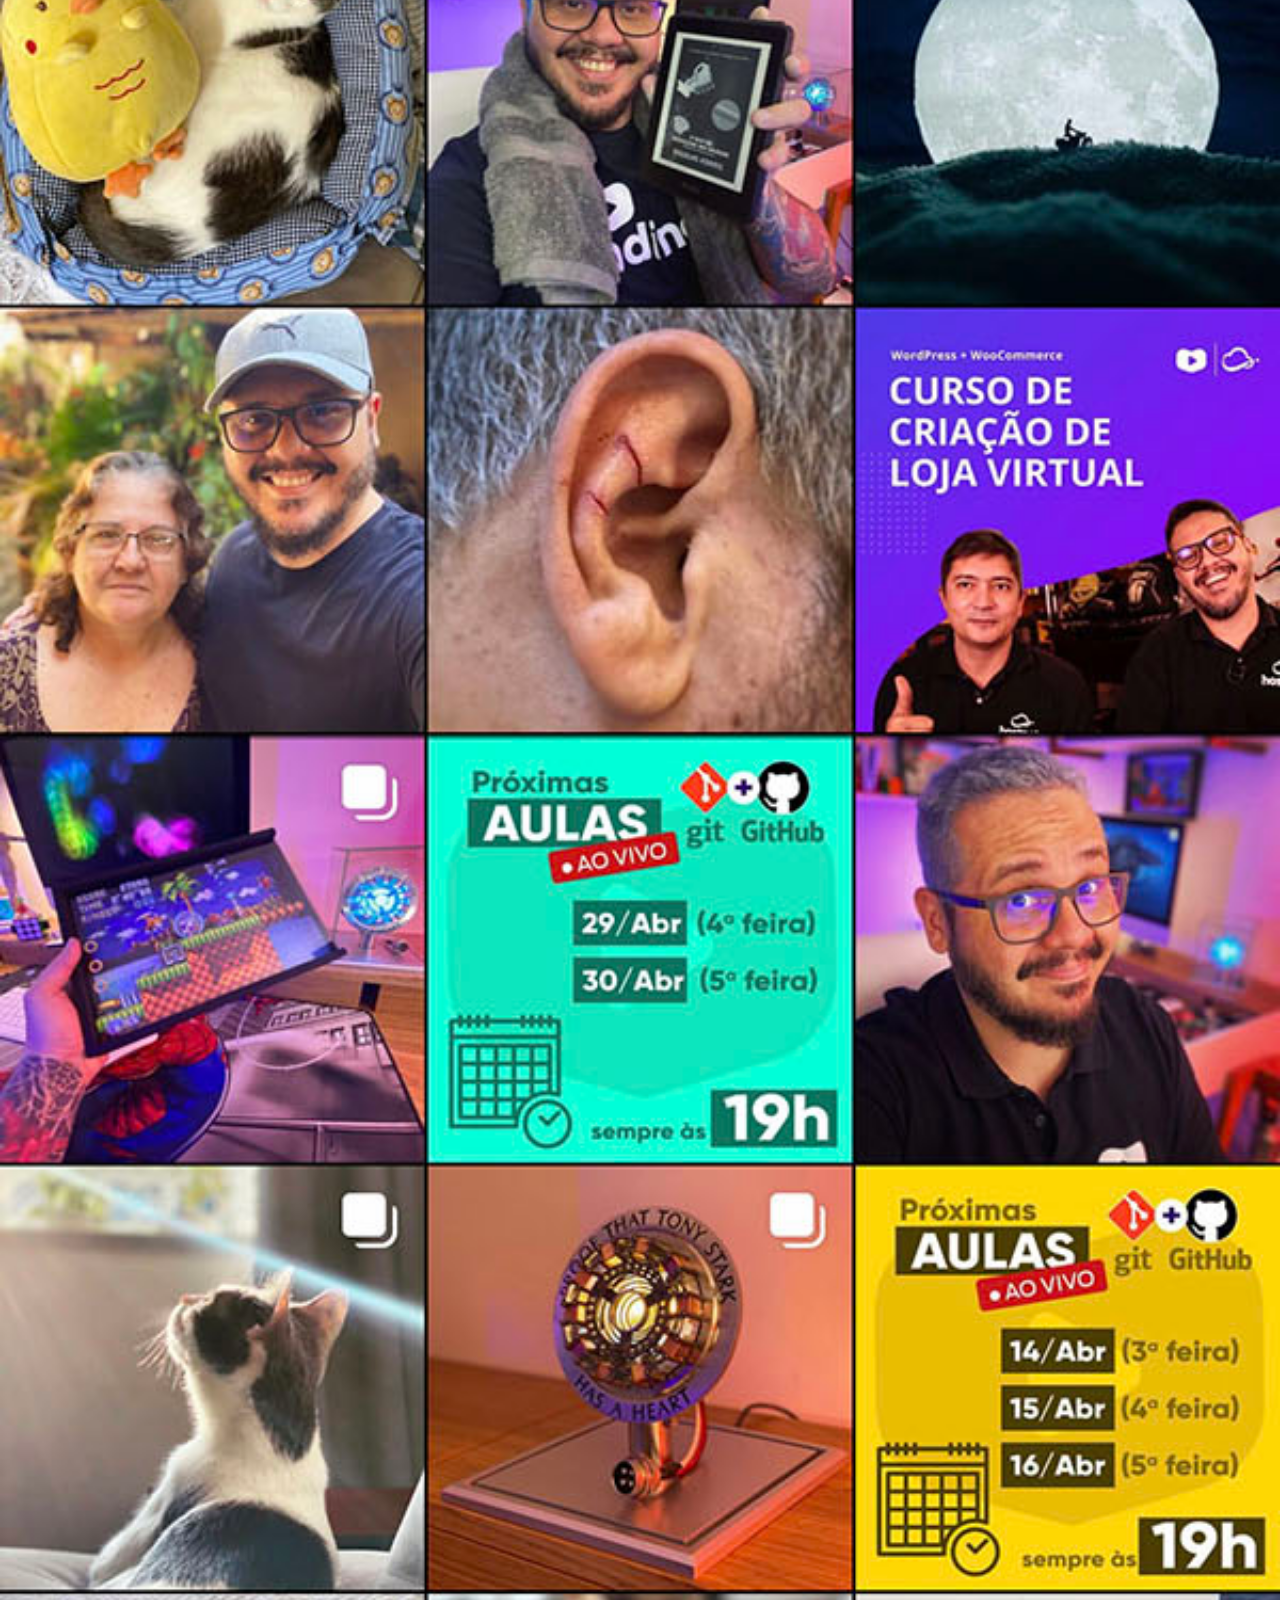
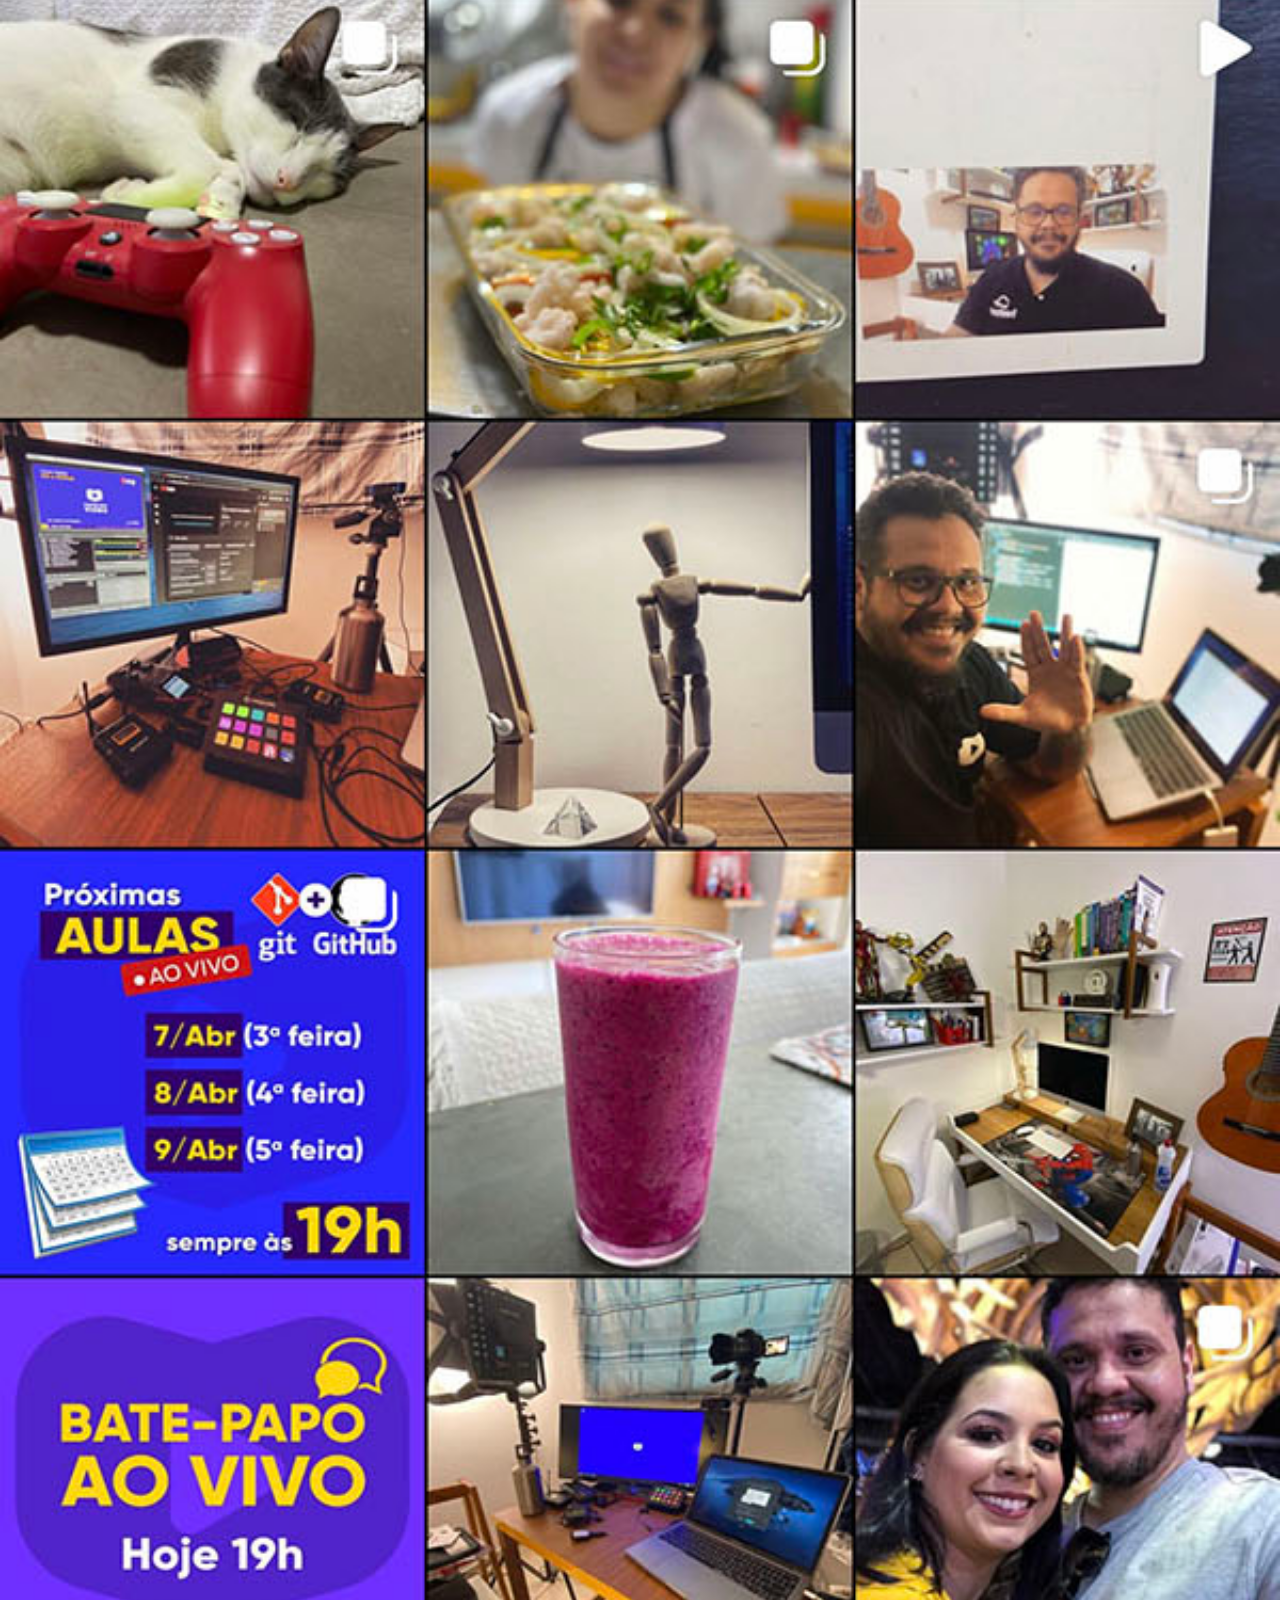
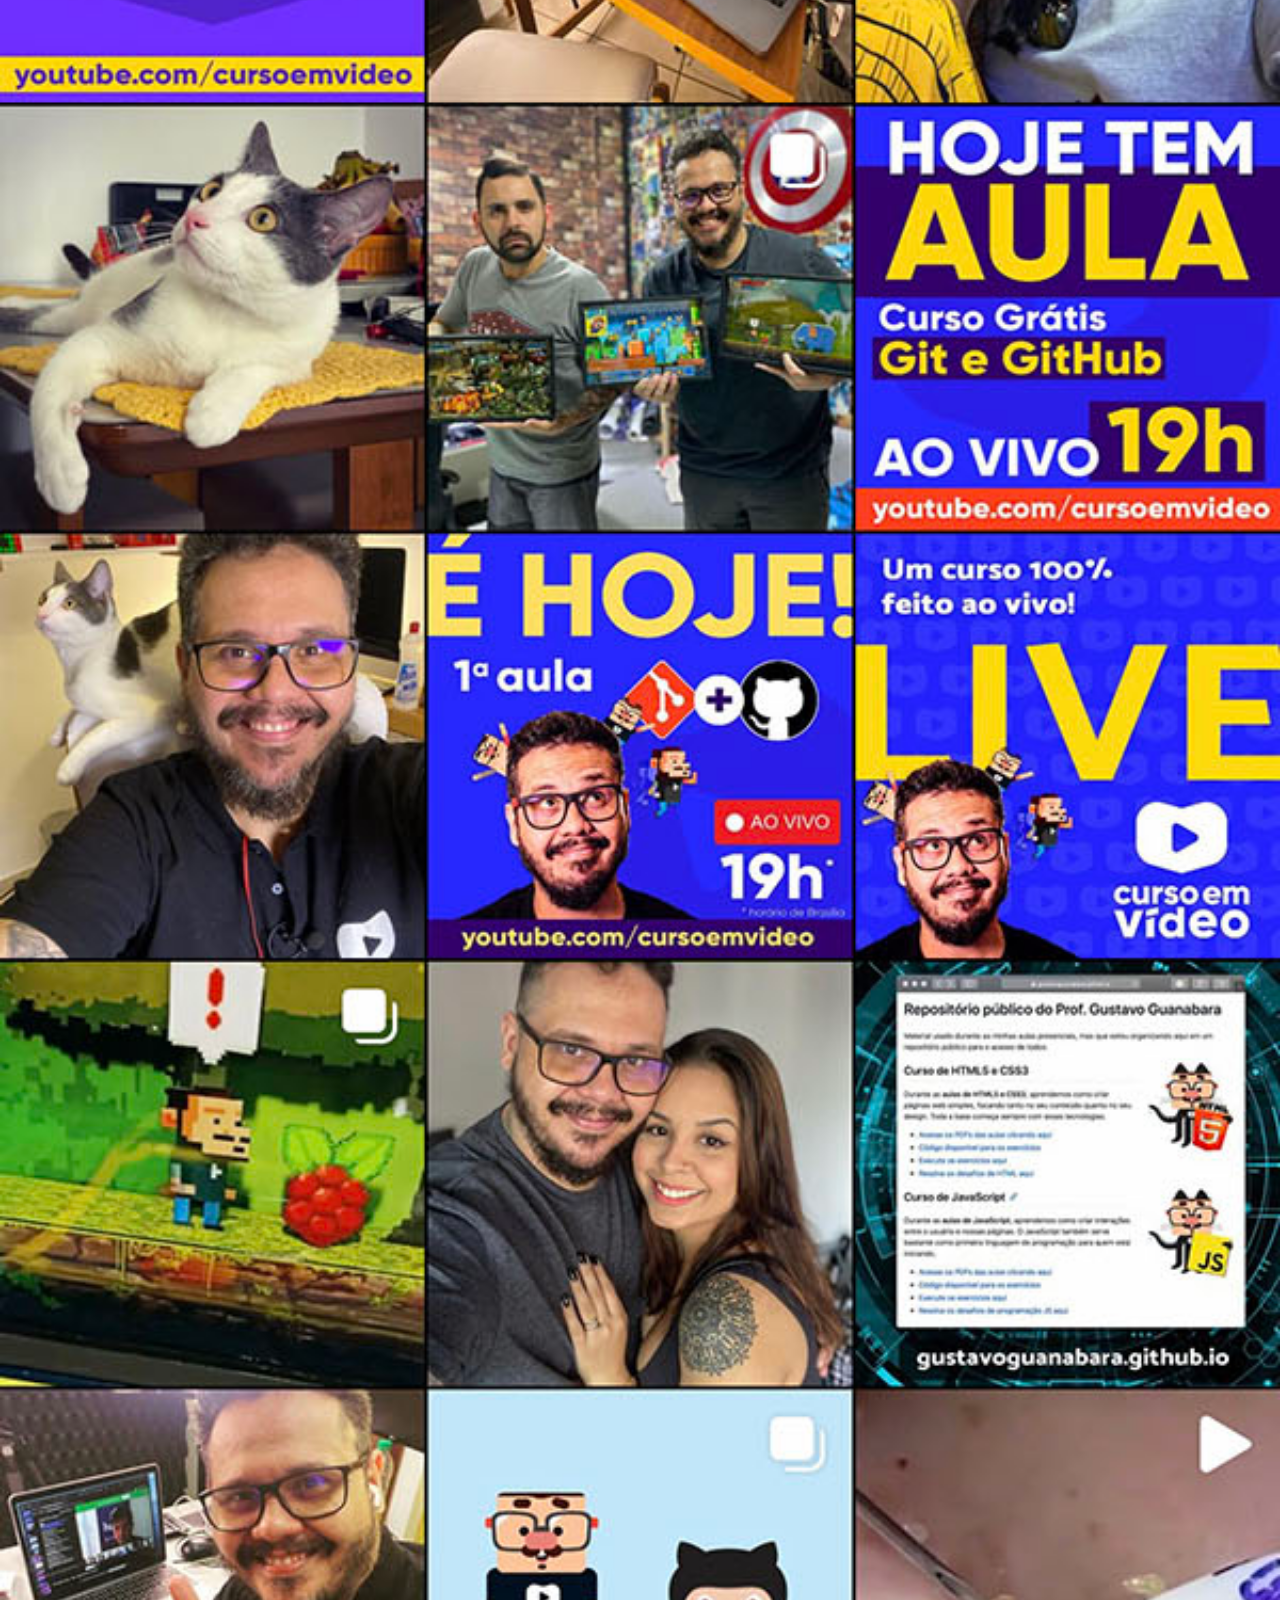
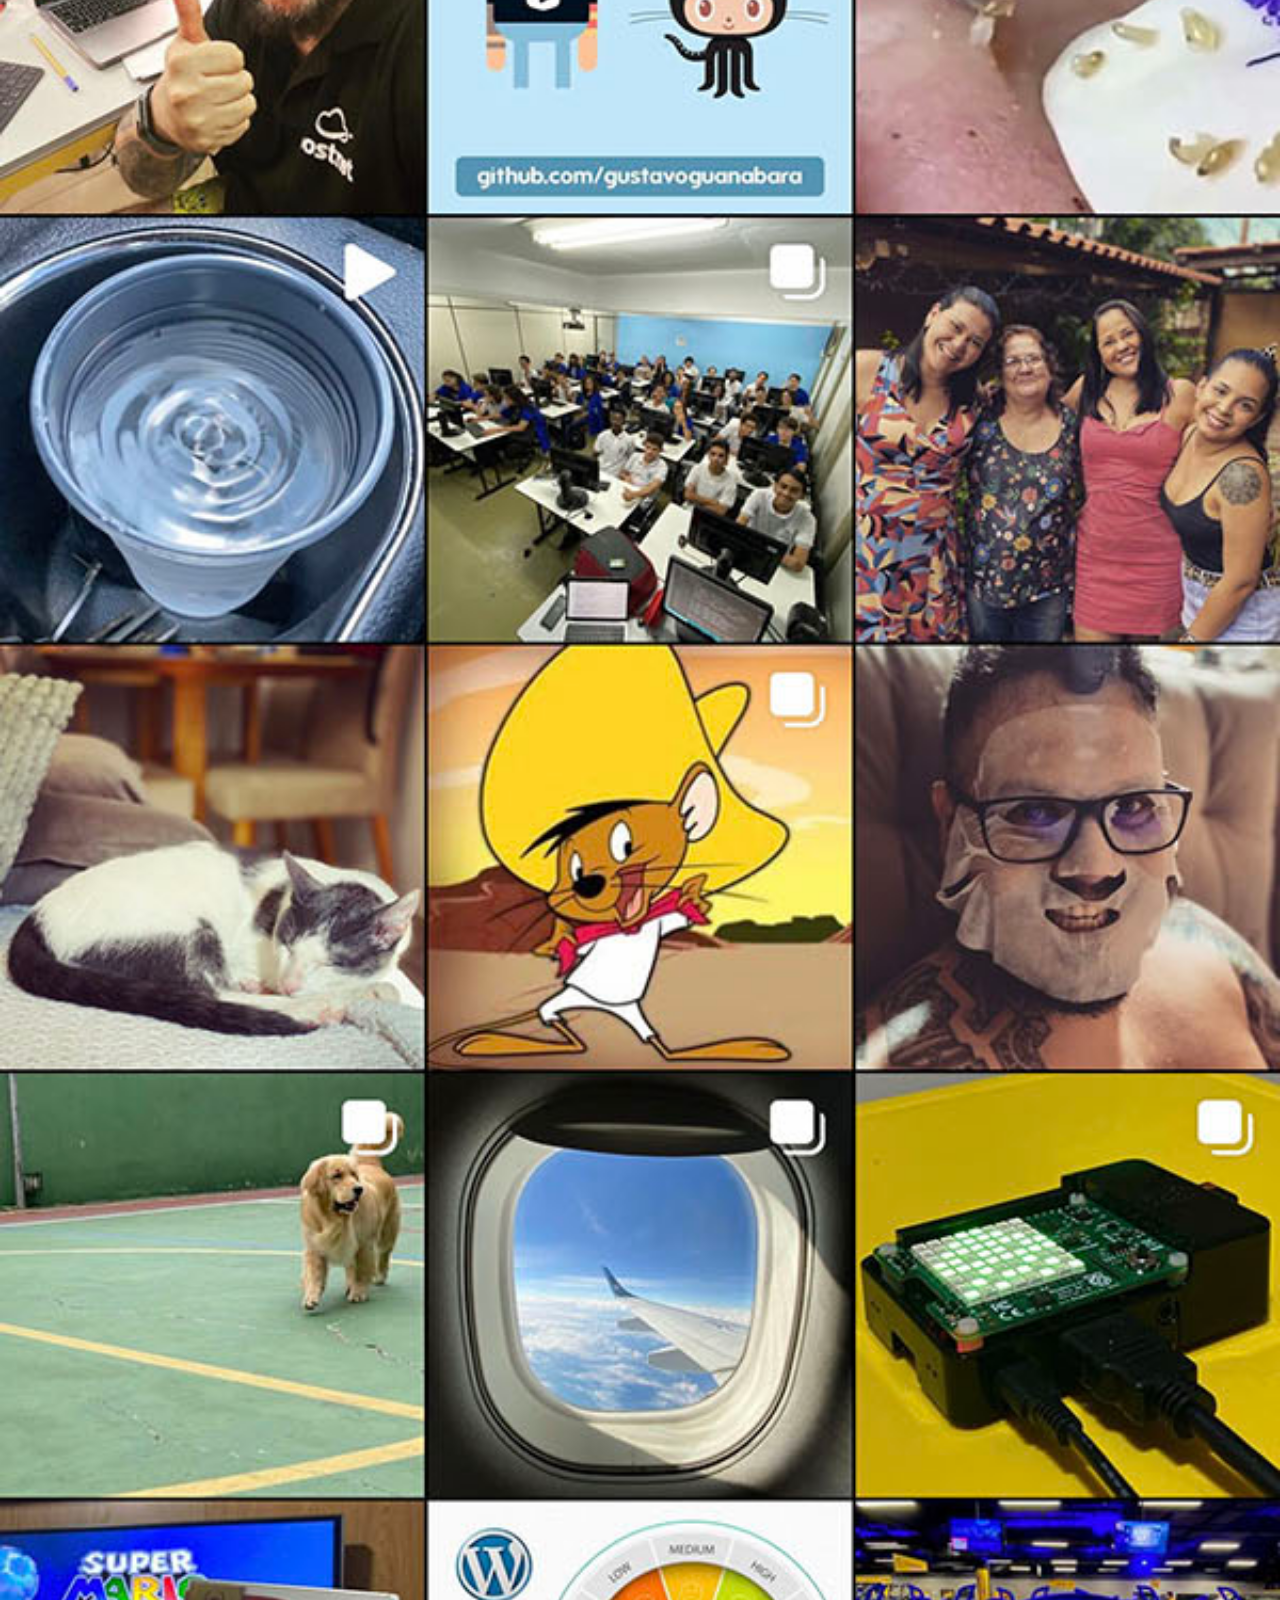
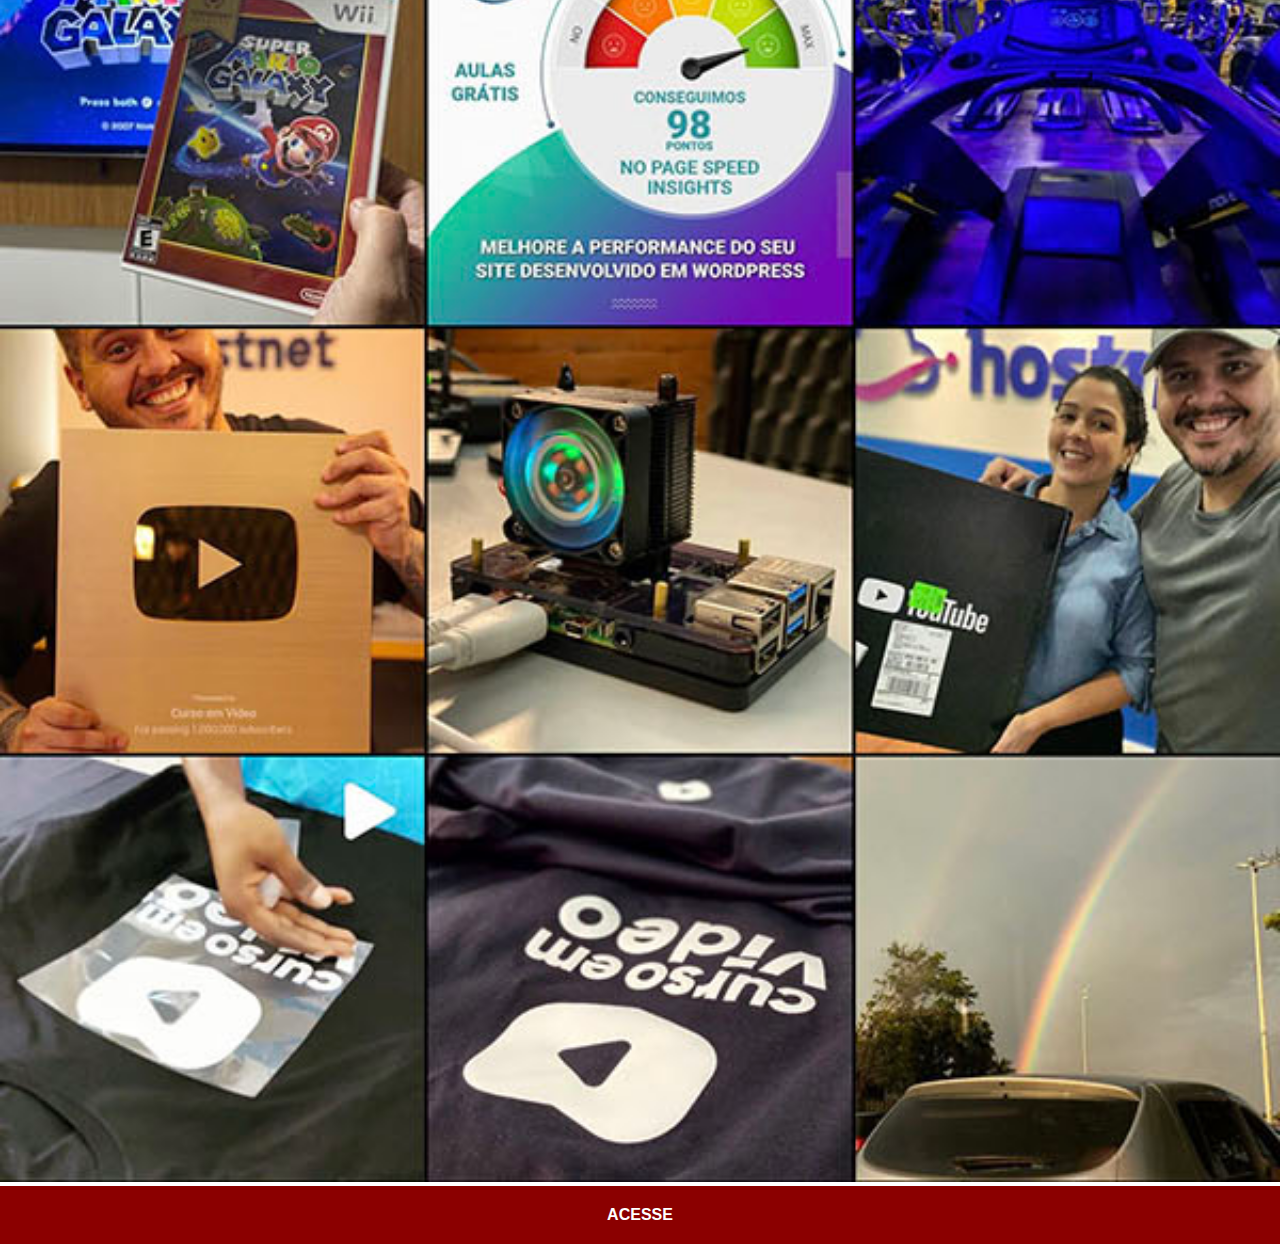
<file: instagram.html>
<!DOCTYPE html>
<html lang="pt-br">
<head>
    <meta charset="UTF-8">
    <meta http-equiv="X-UA-Compatible" content="IE=edge">
    <meta name="viewport" content="width=device-width, initial-scale=1.0">
    <title>Instagram</title>
    <link rel="stylesheet" href="estilos/social.css">
</head>
<body>
    <img src="imagens/tela-instagram.jpg" alt="Instagram">
    <a href="https://www.instagram.com/gustavoguanabara/" target="_blank">ACESSE</a>
</body>
</html>
</file>
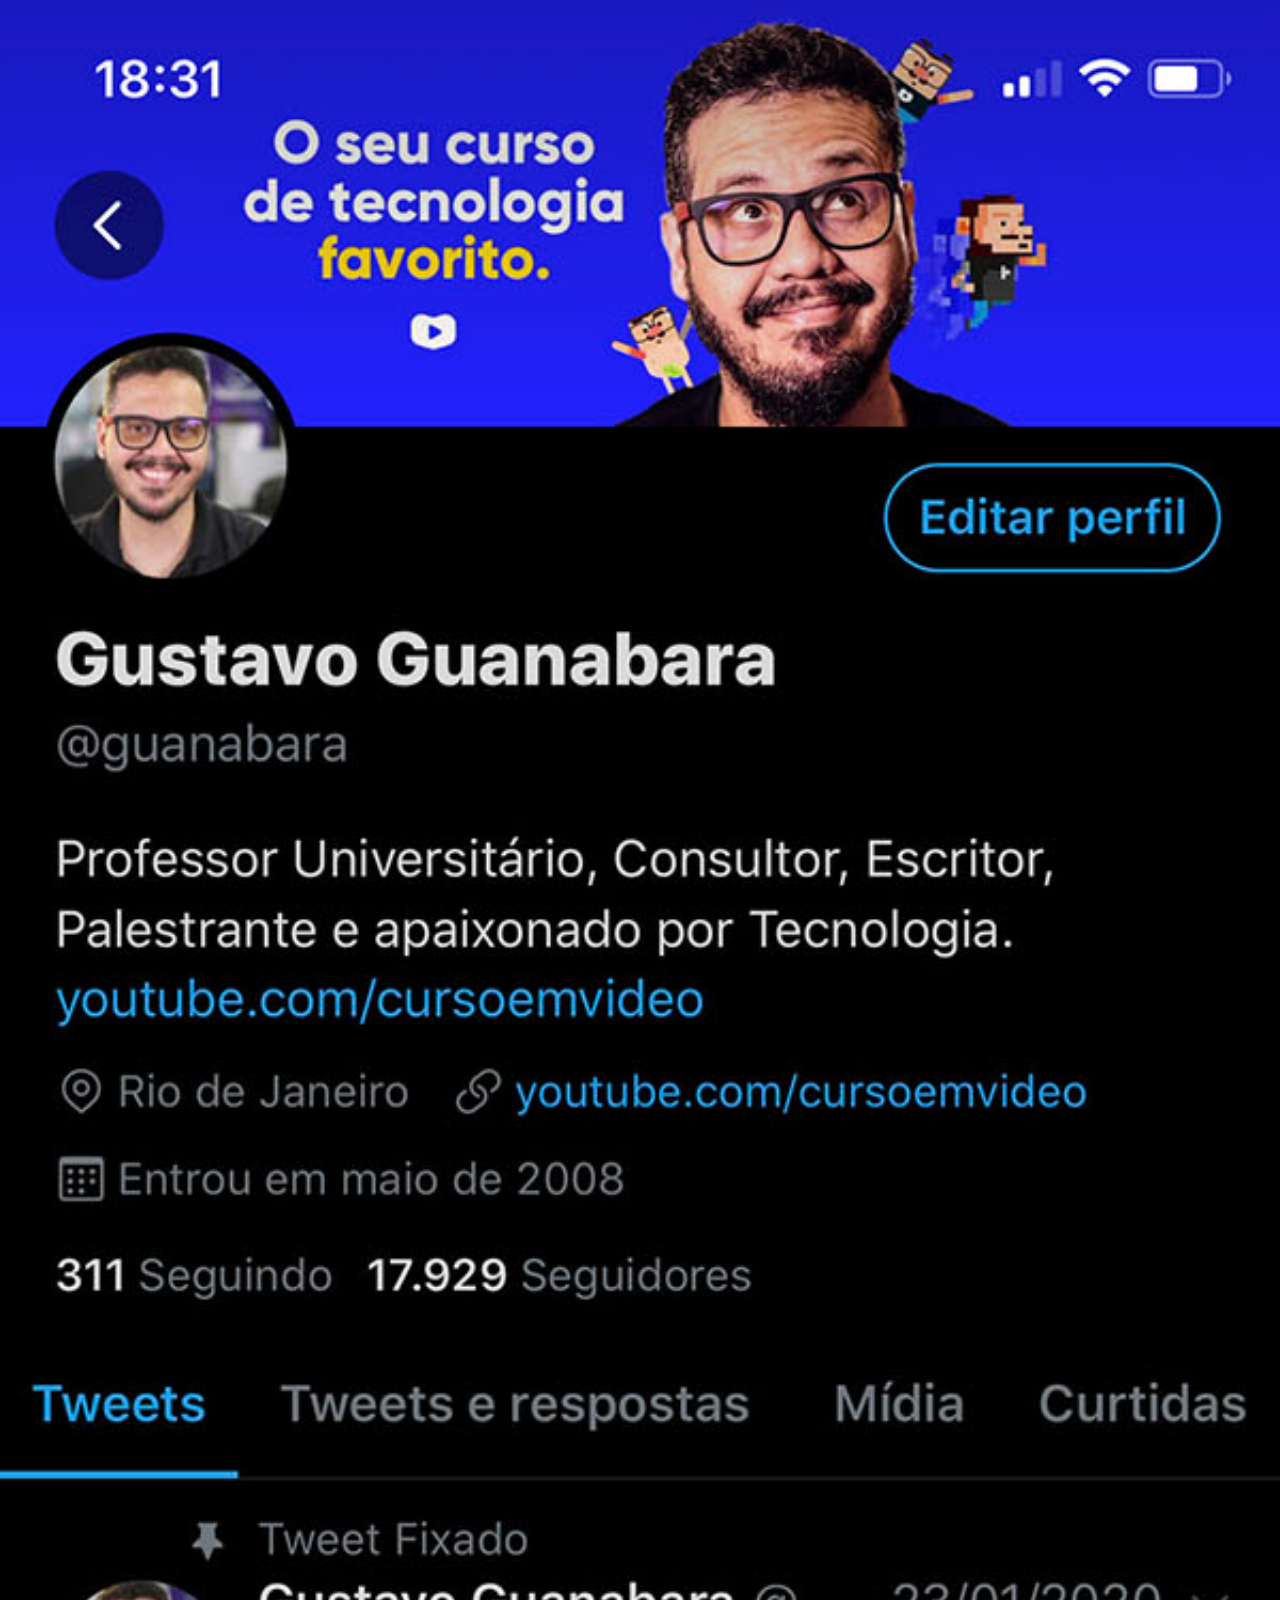
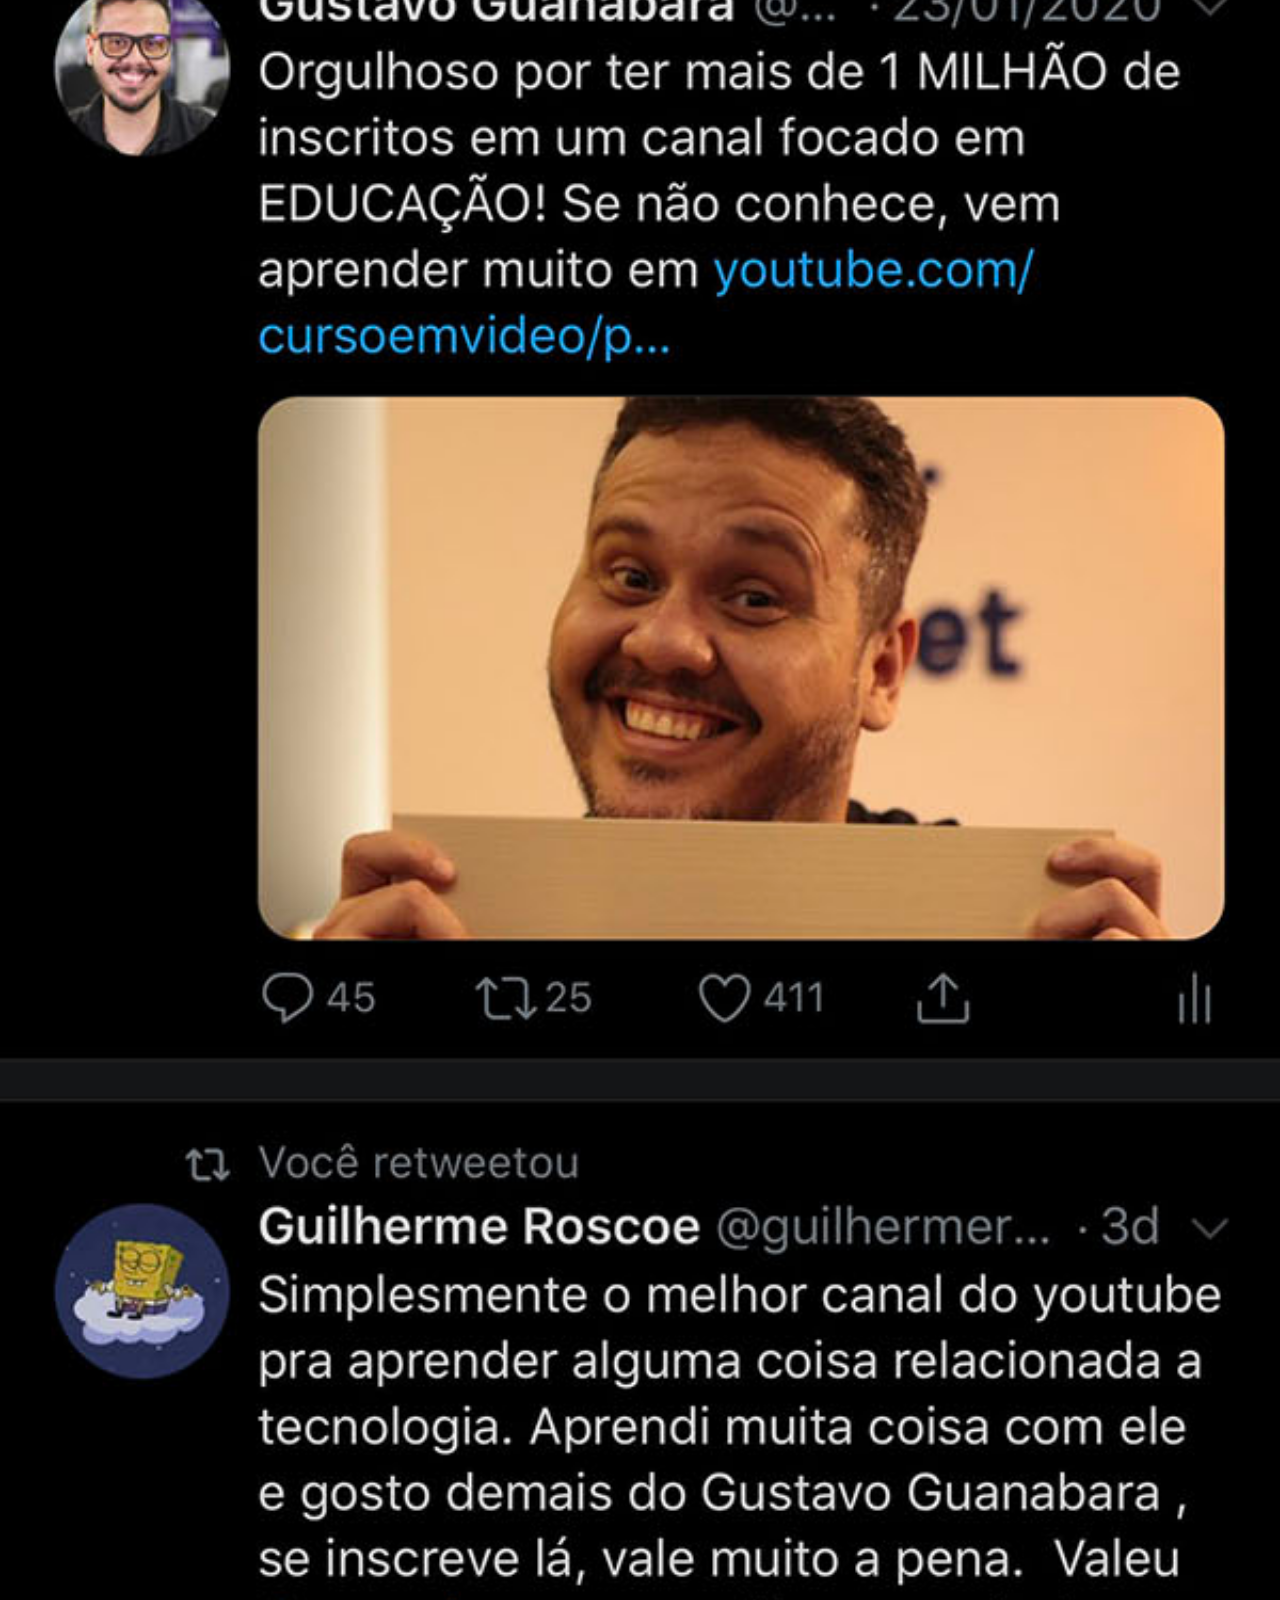
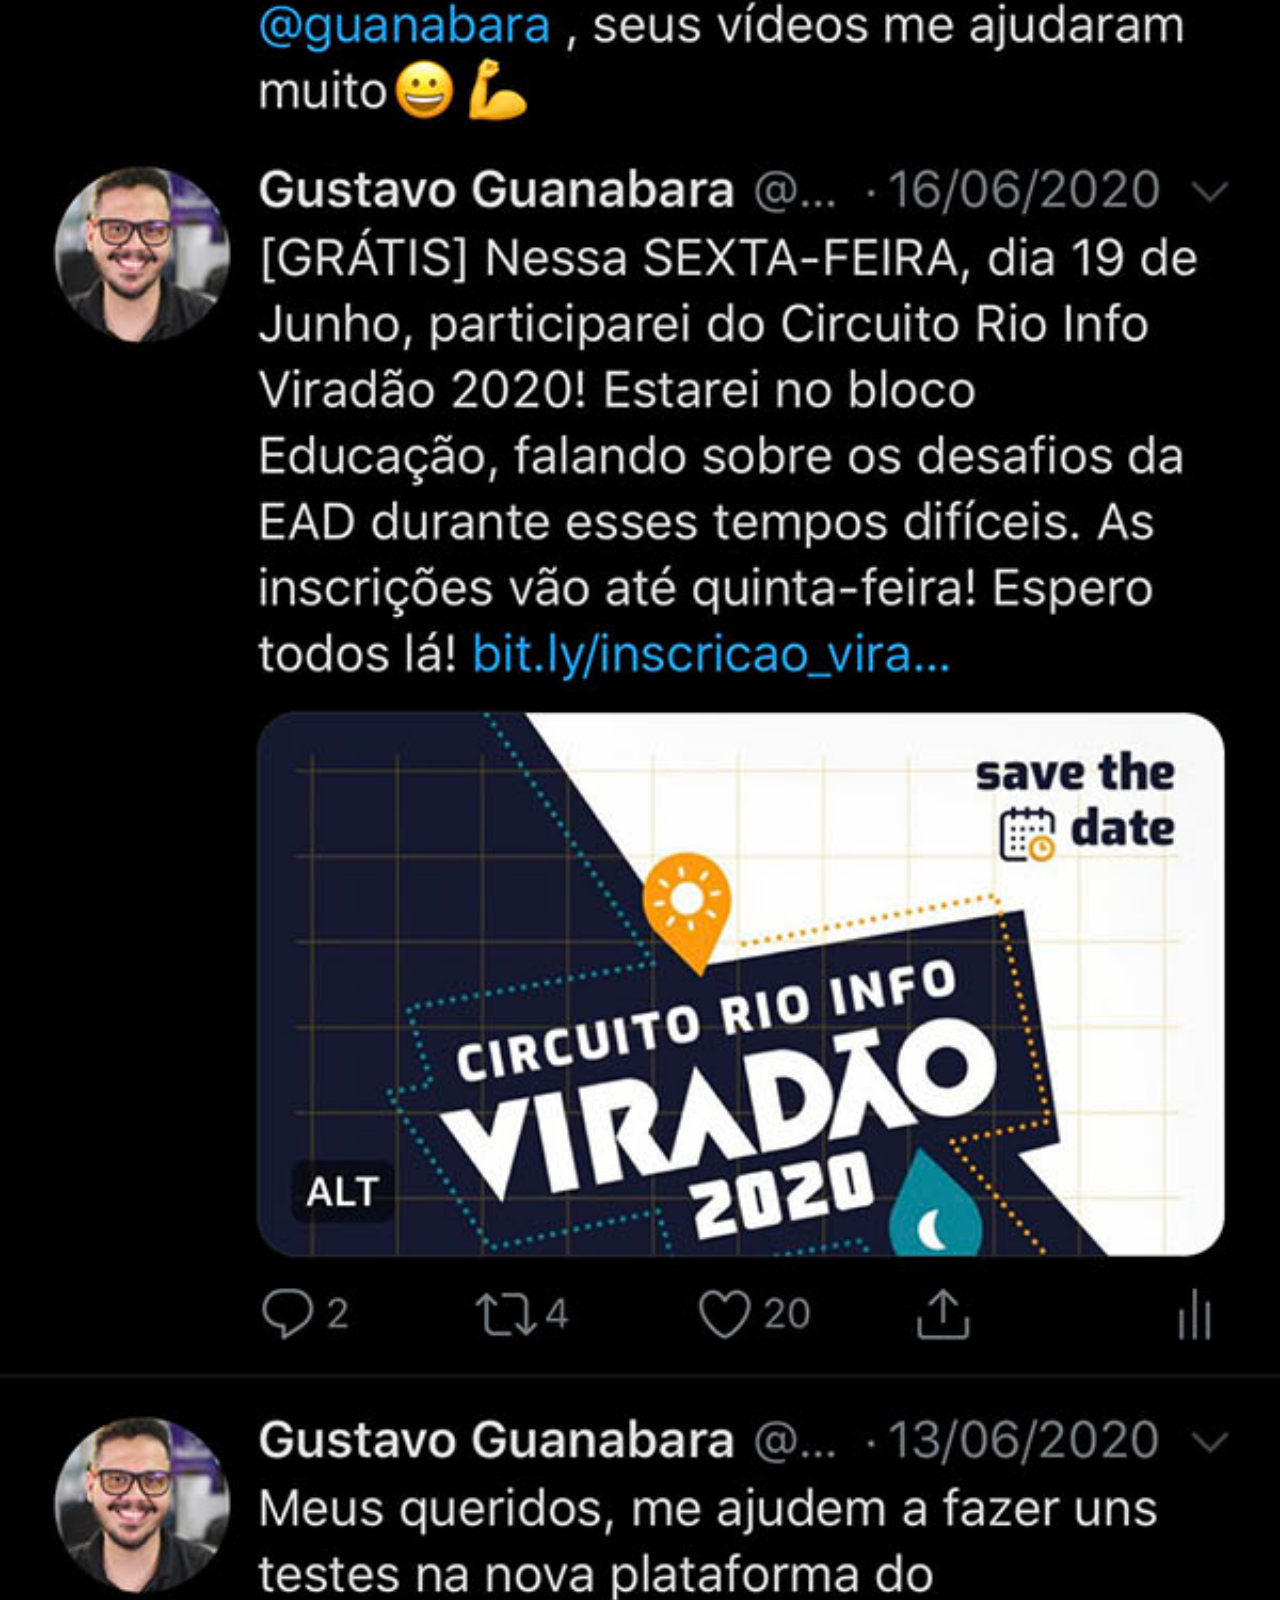
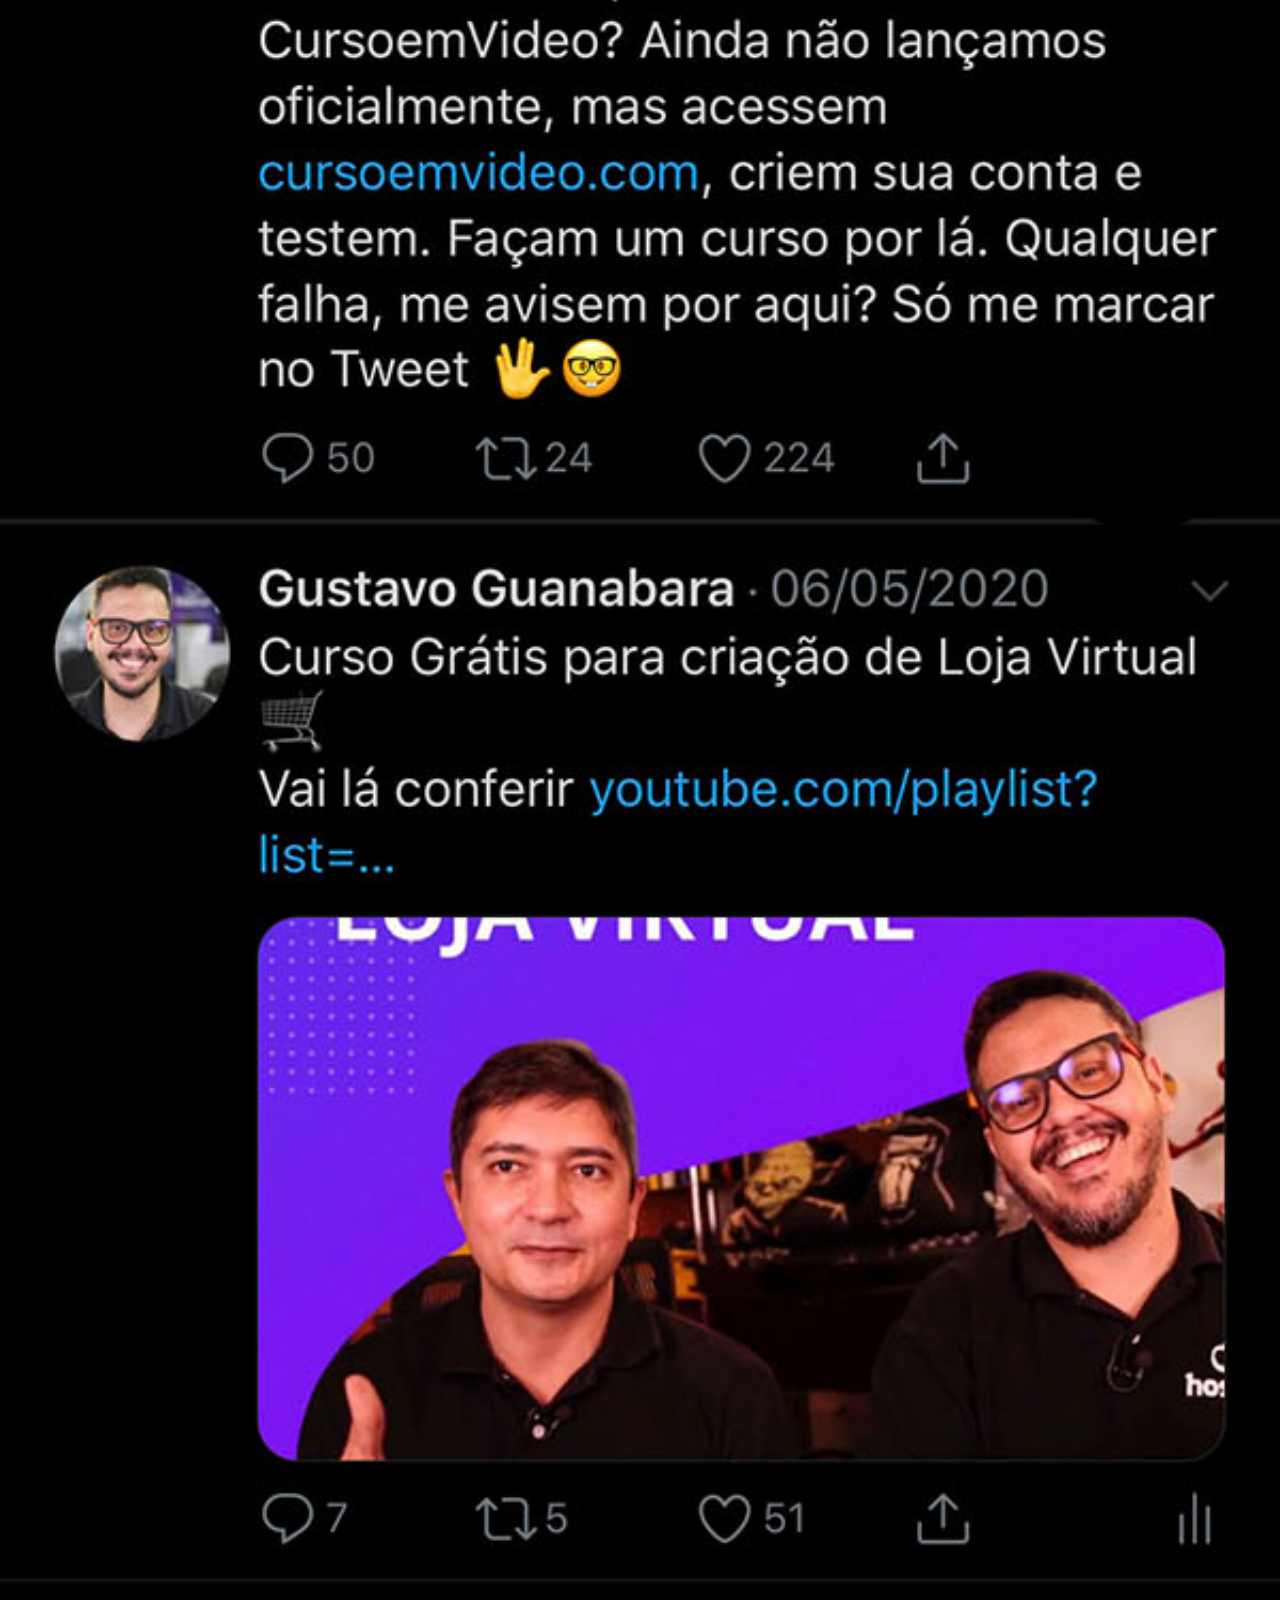
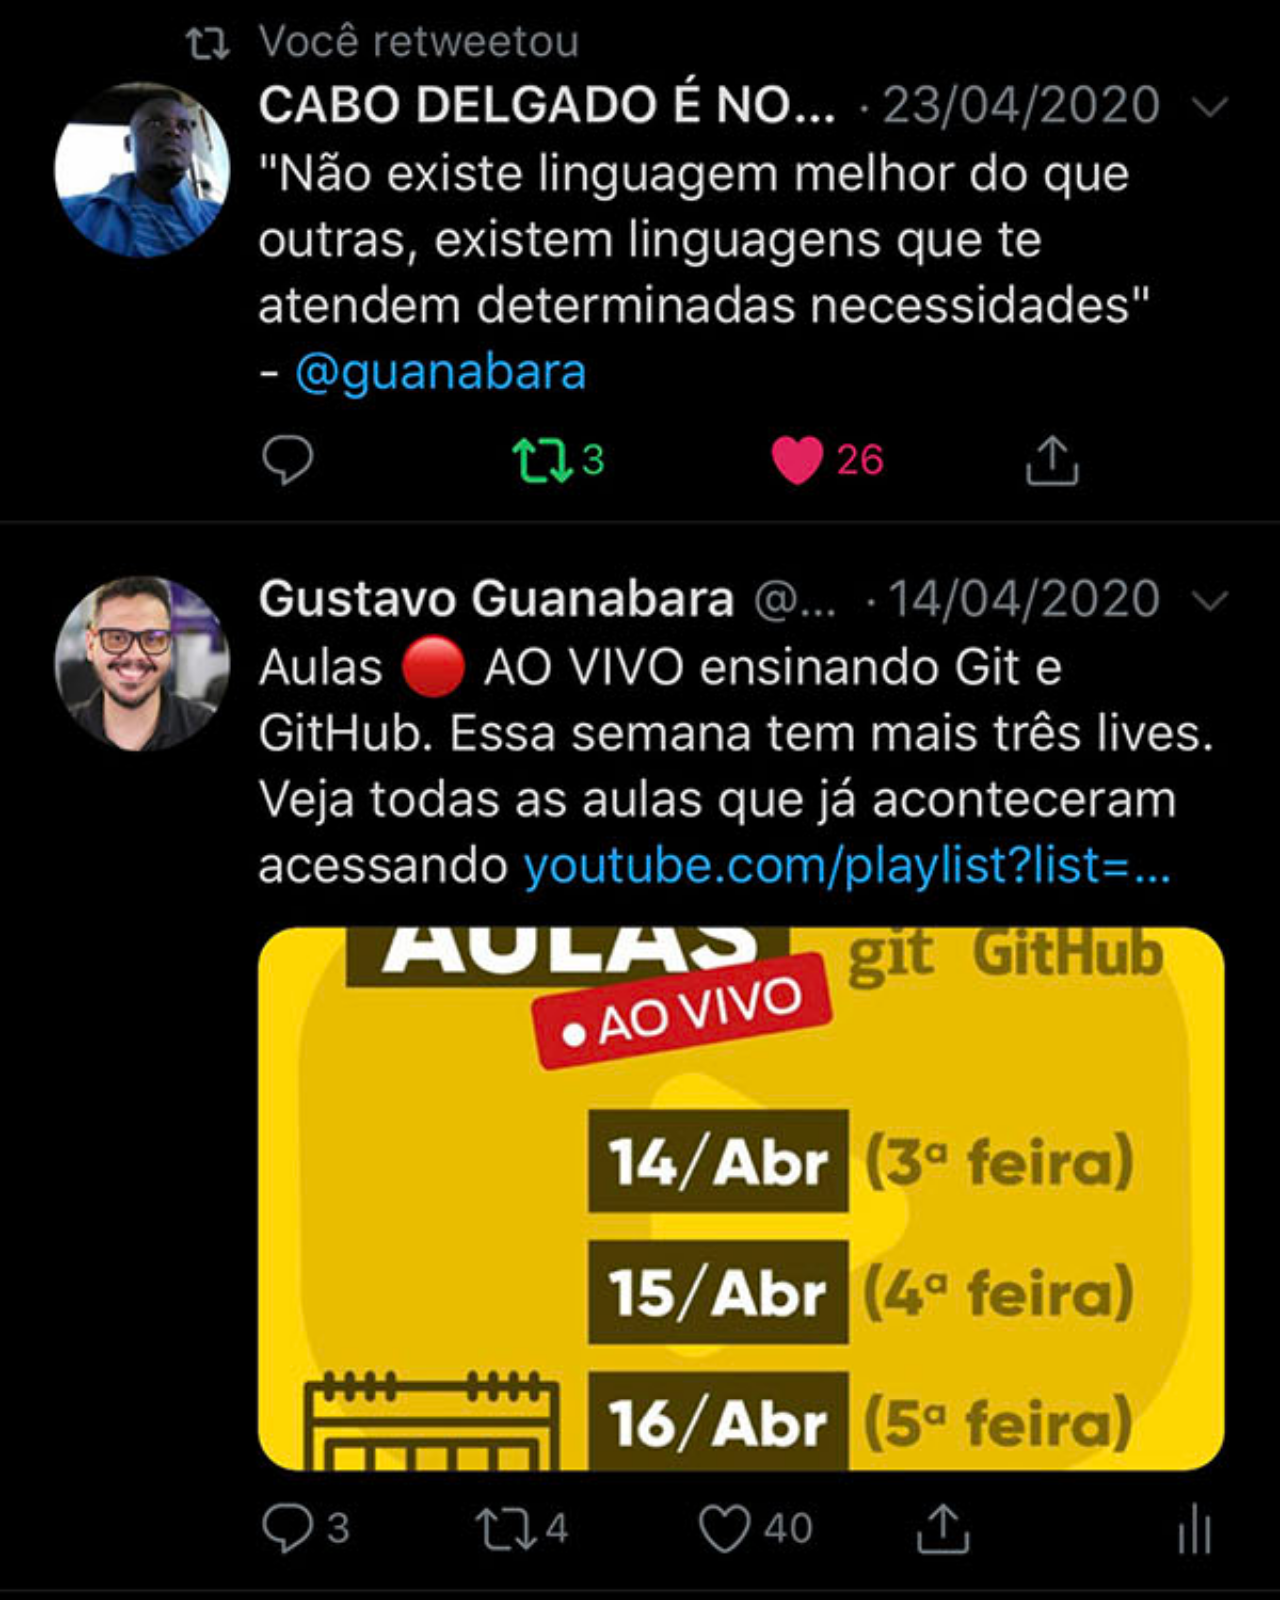
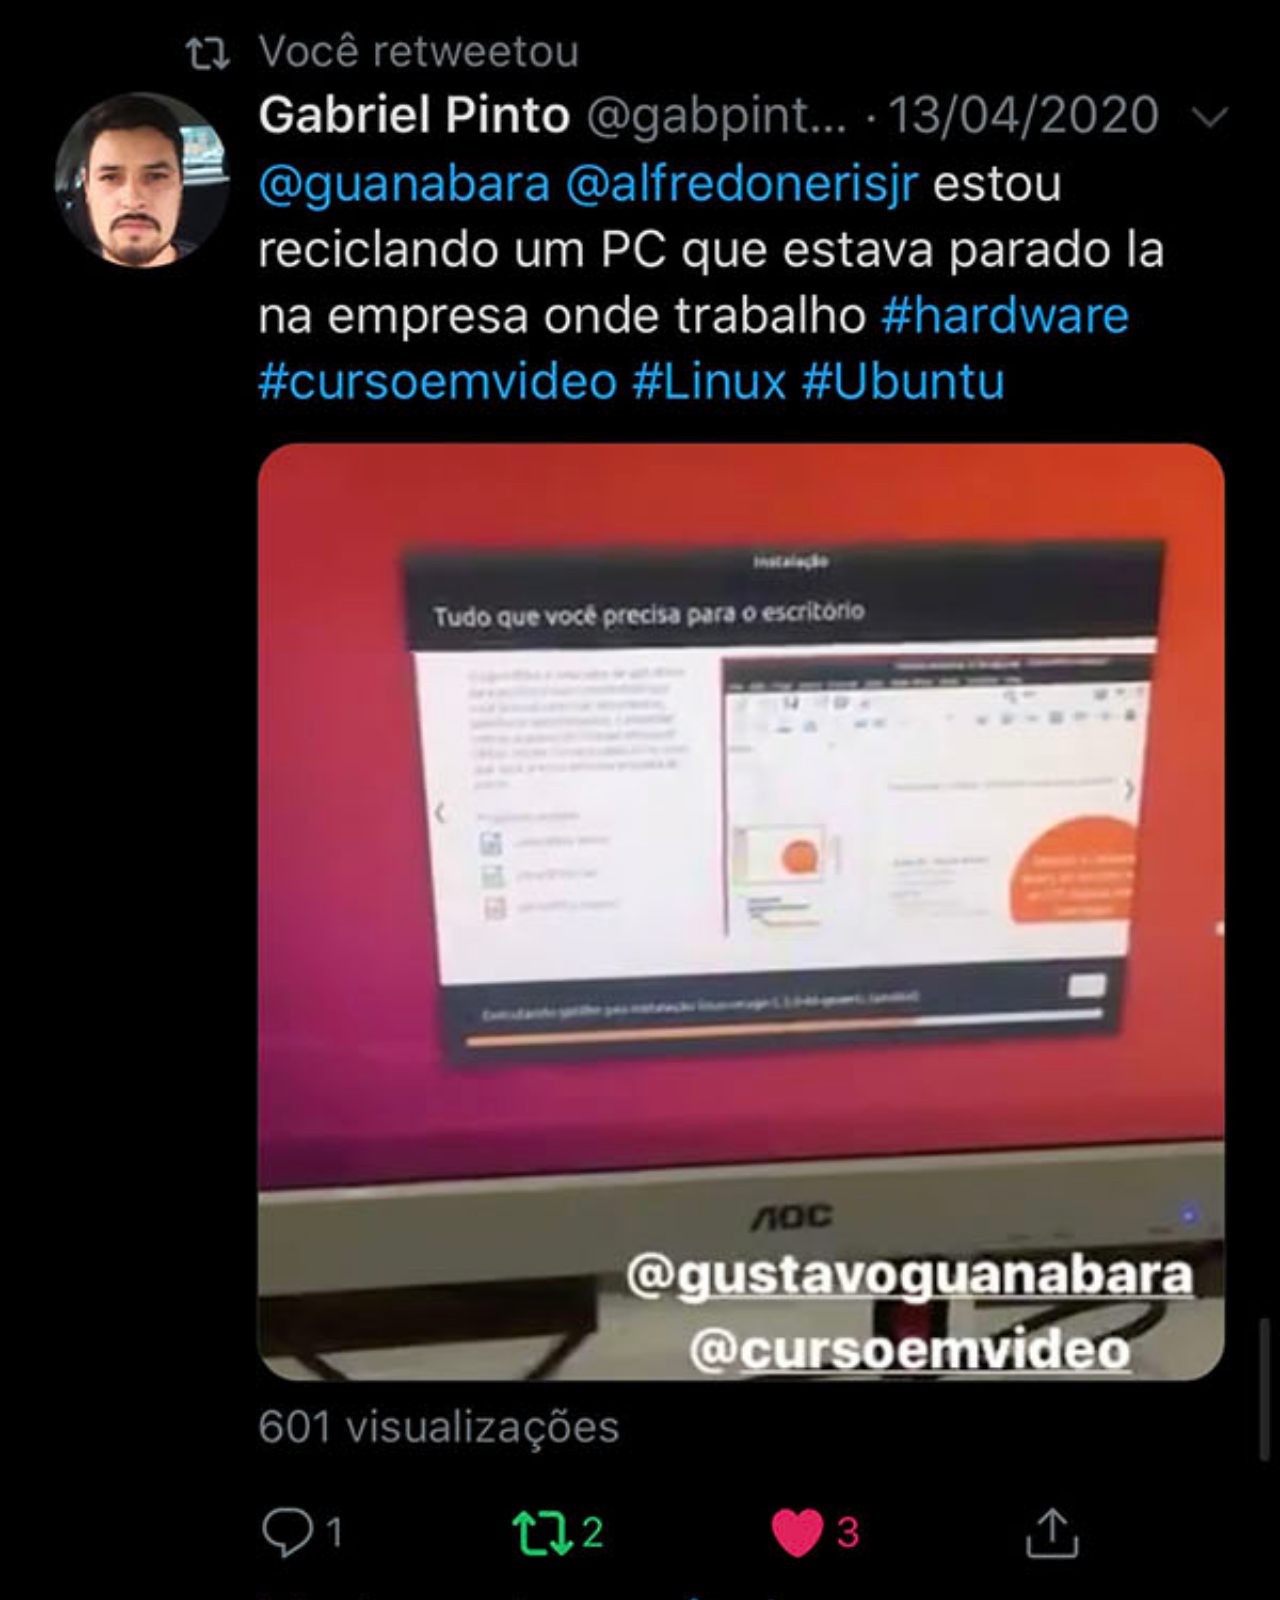
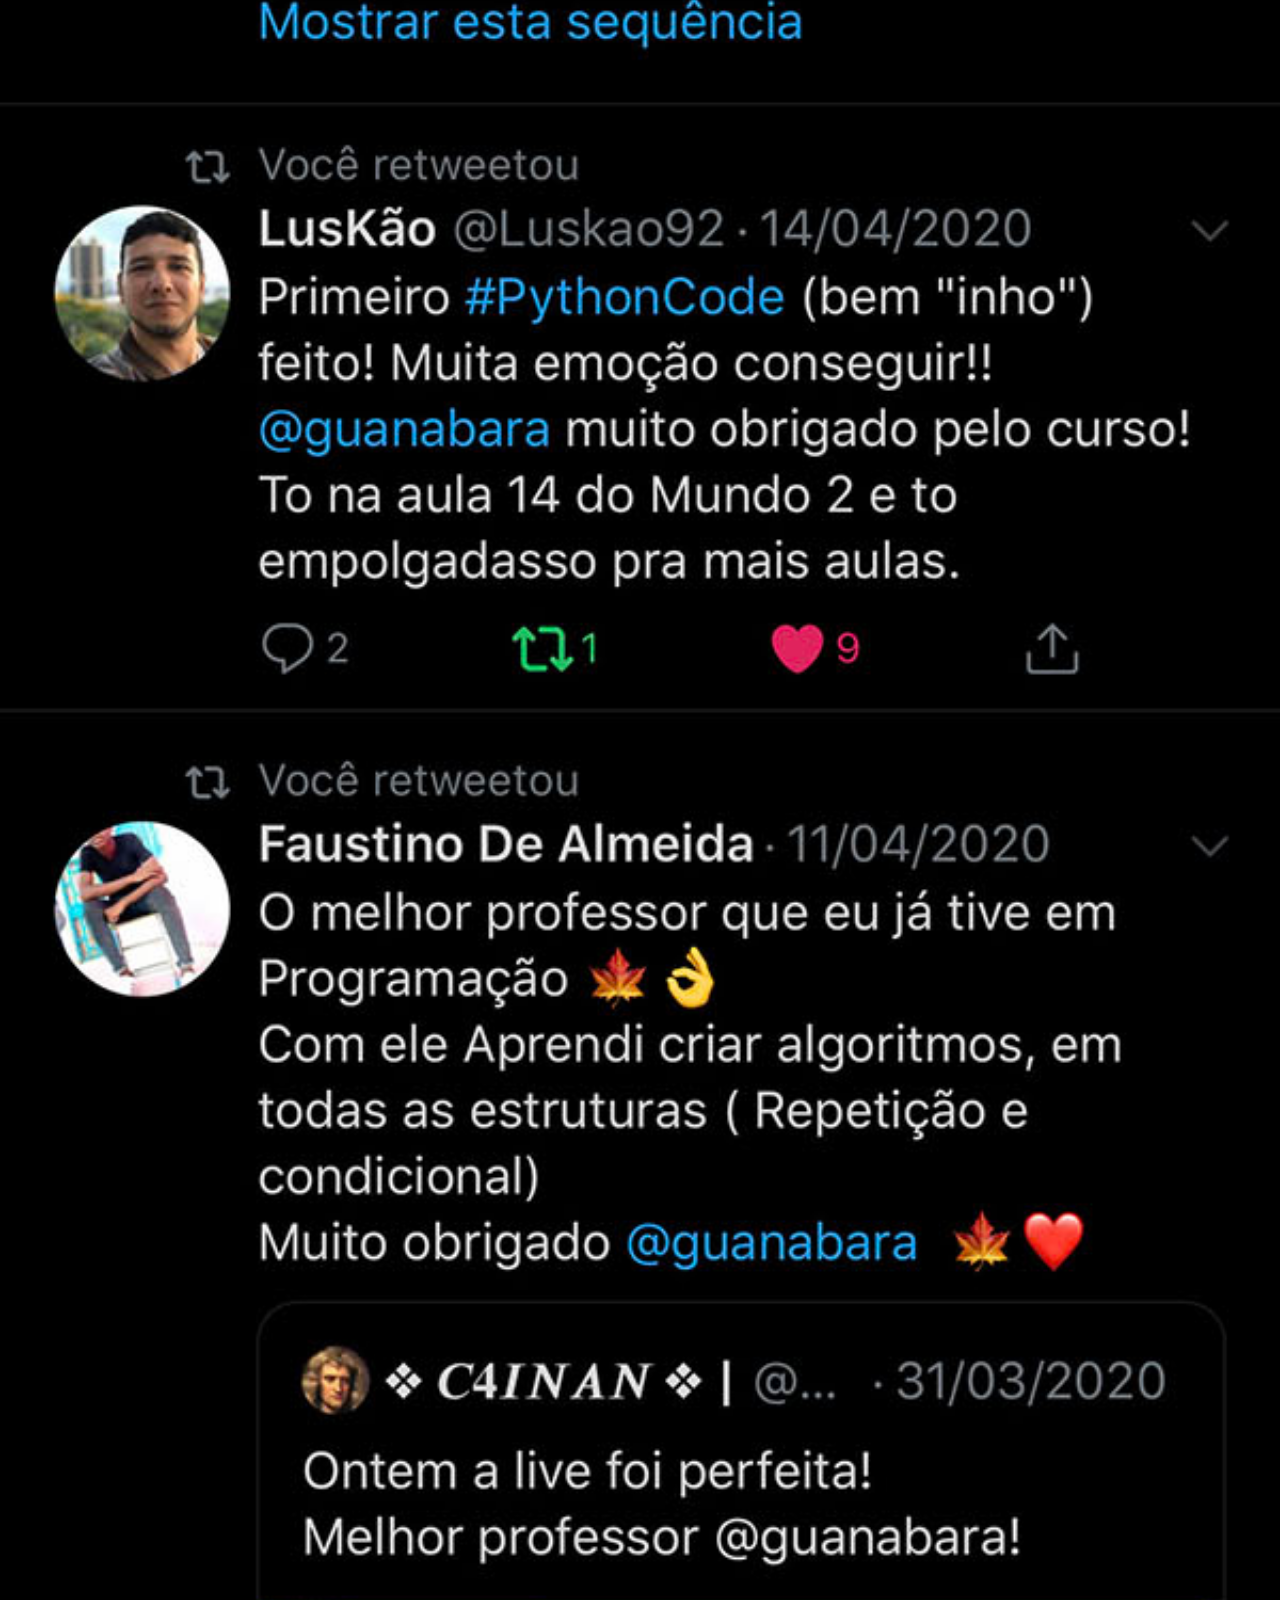
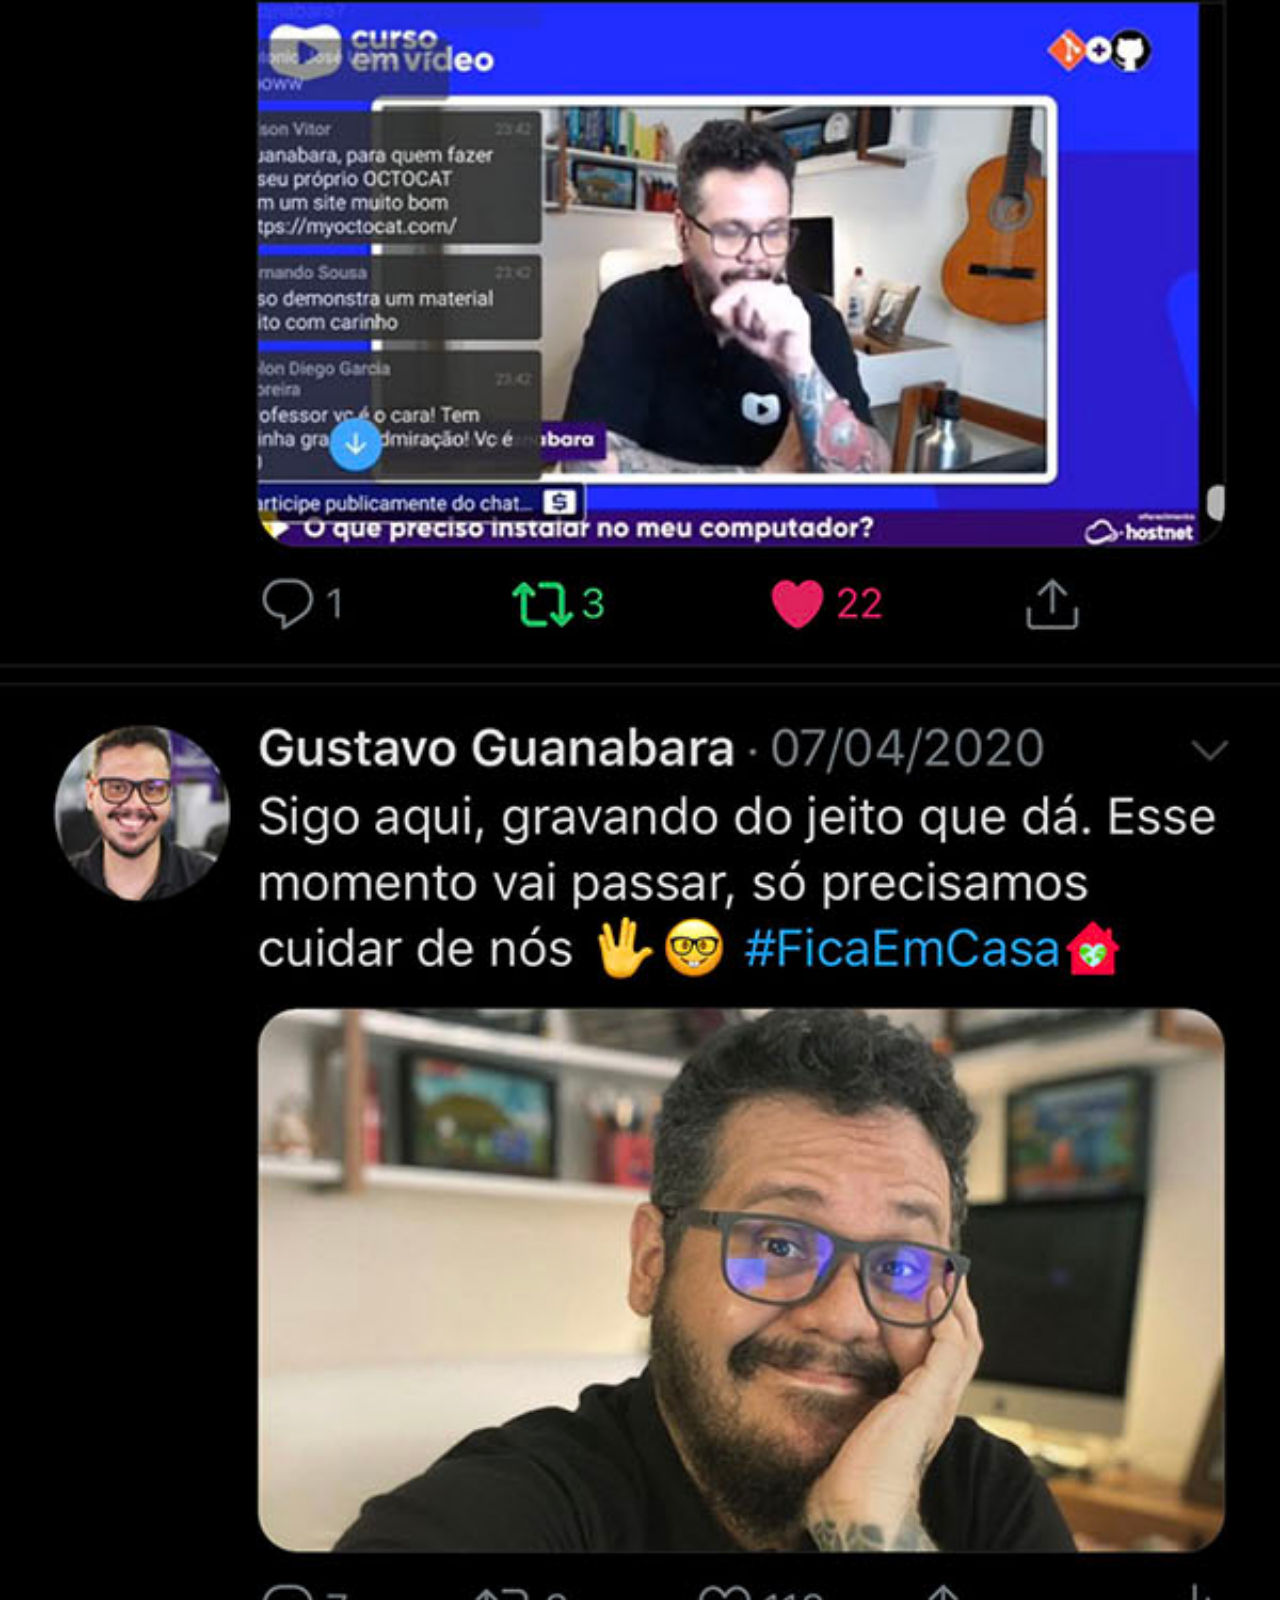
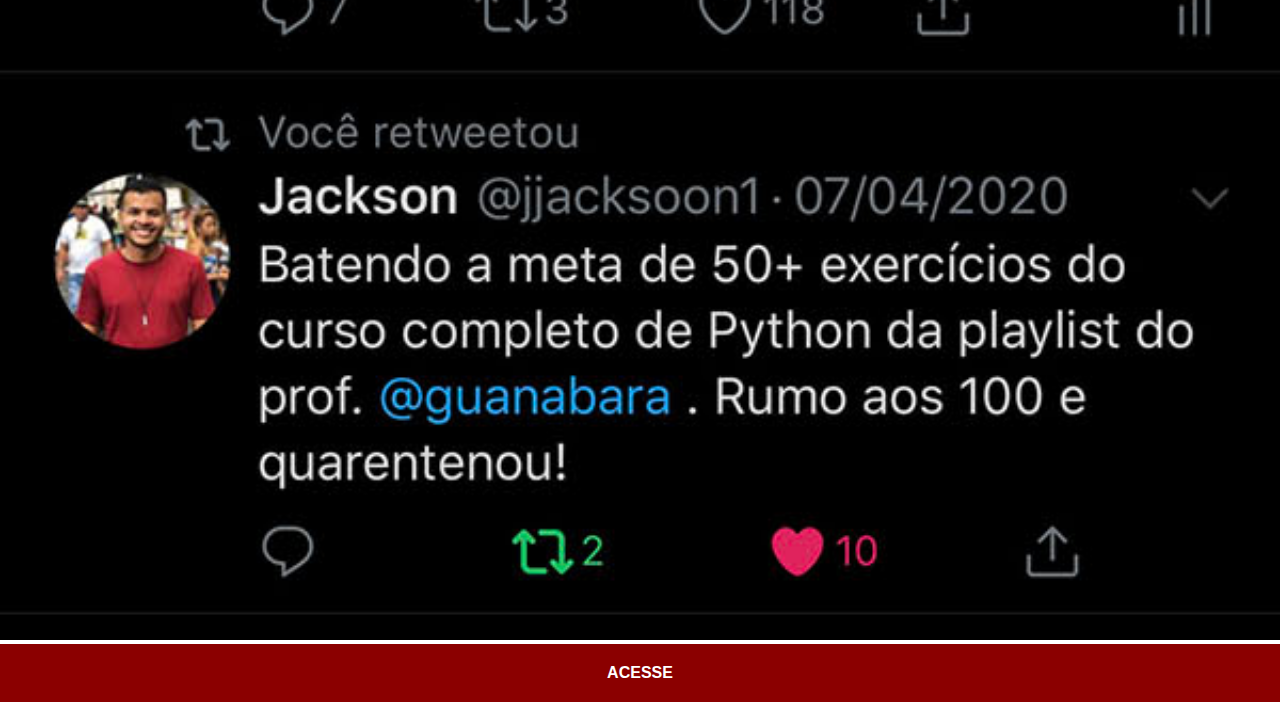
<file: twitter.html>
<!DOCTYPE html>
<html lang="pt-br">
<head>
    <meta charset="UTF-8">
    <meta http-equiv="X-UA-Compatible" content="IE=edge">
    <meta name="viewport" content="width=device-width, initial-scale=1.0">
    <title>Twitter</title>
    <link rel="stylesheet" href="estilos/social.css">
</head>
<body>
    <img src="imagens/tela-twitter.jpg" alt="Twitter">
    <a href="https://www.twitter.com/guanabara/" target="_blank">ACESSE</a>
</body>
</html>
</file>
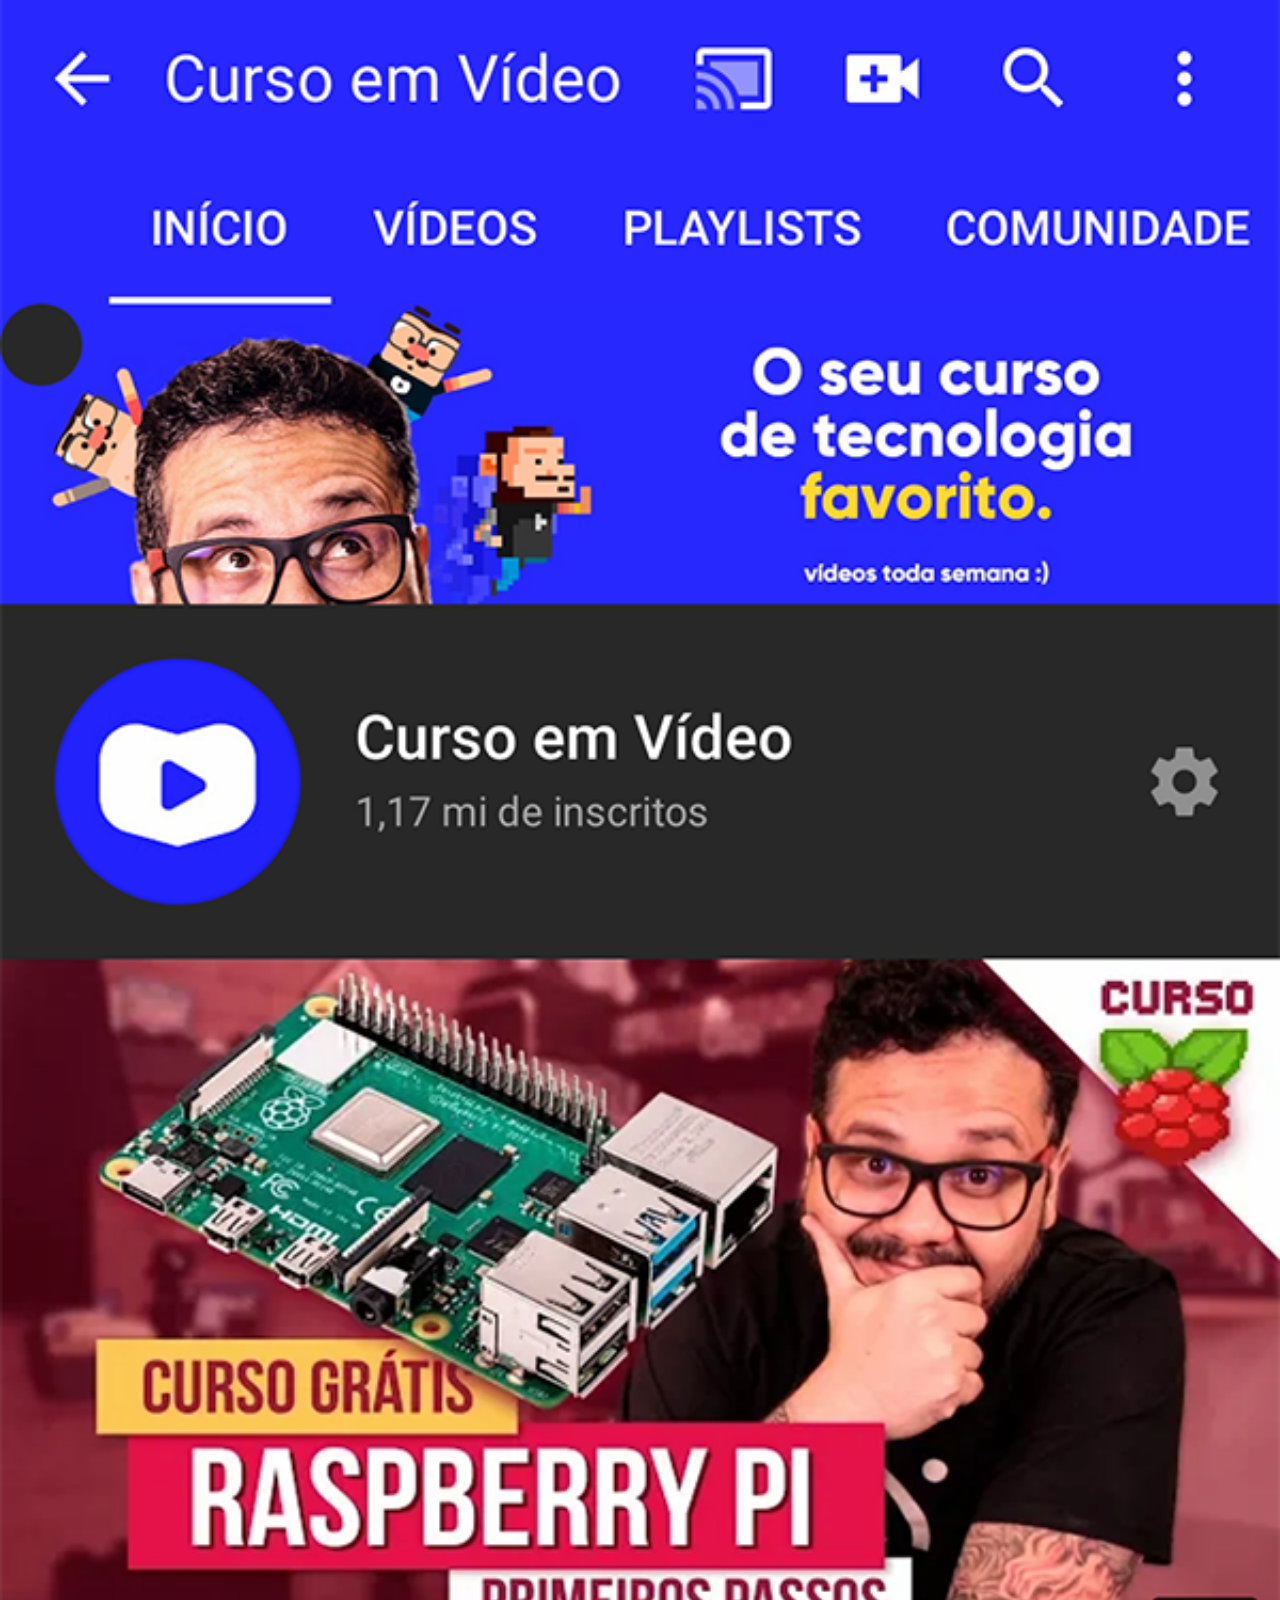
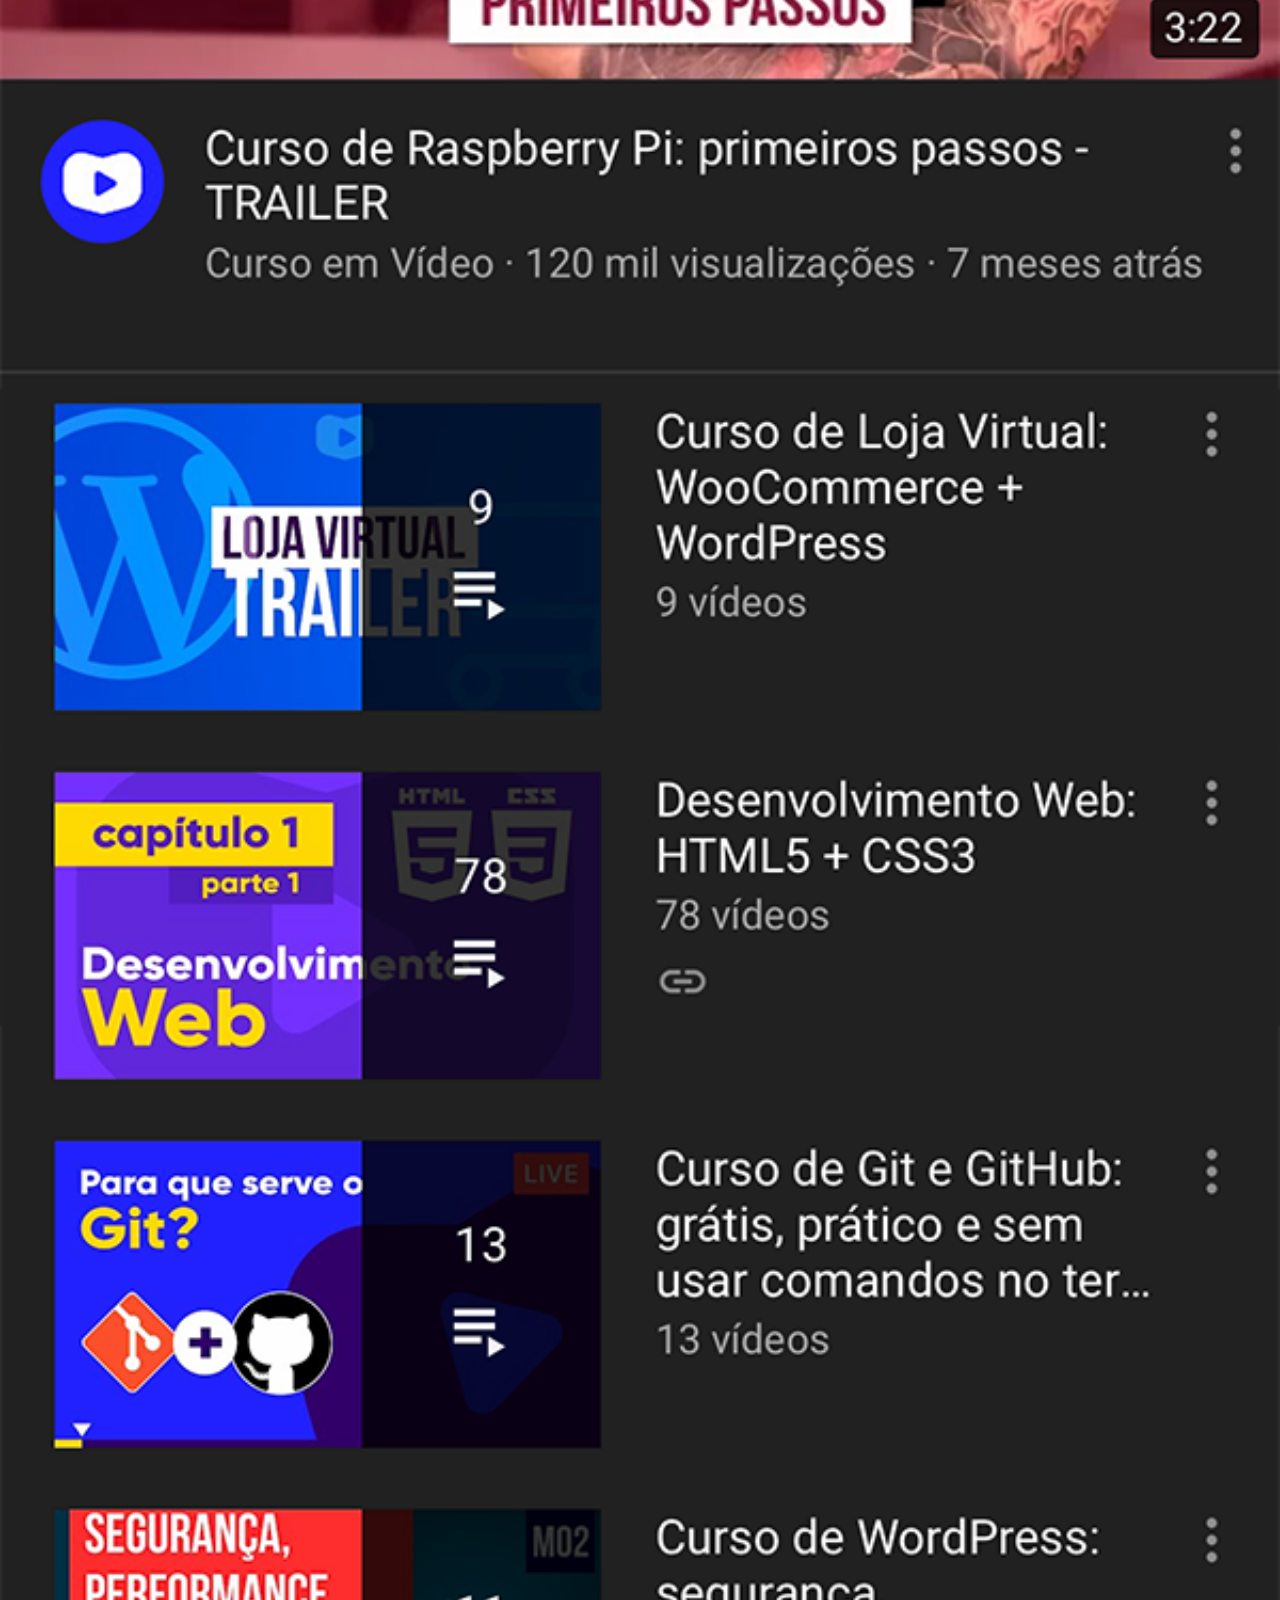
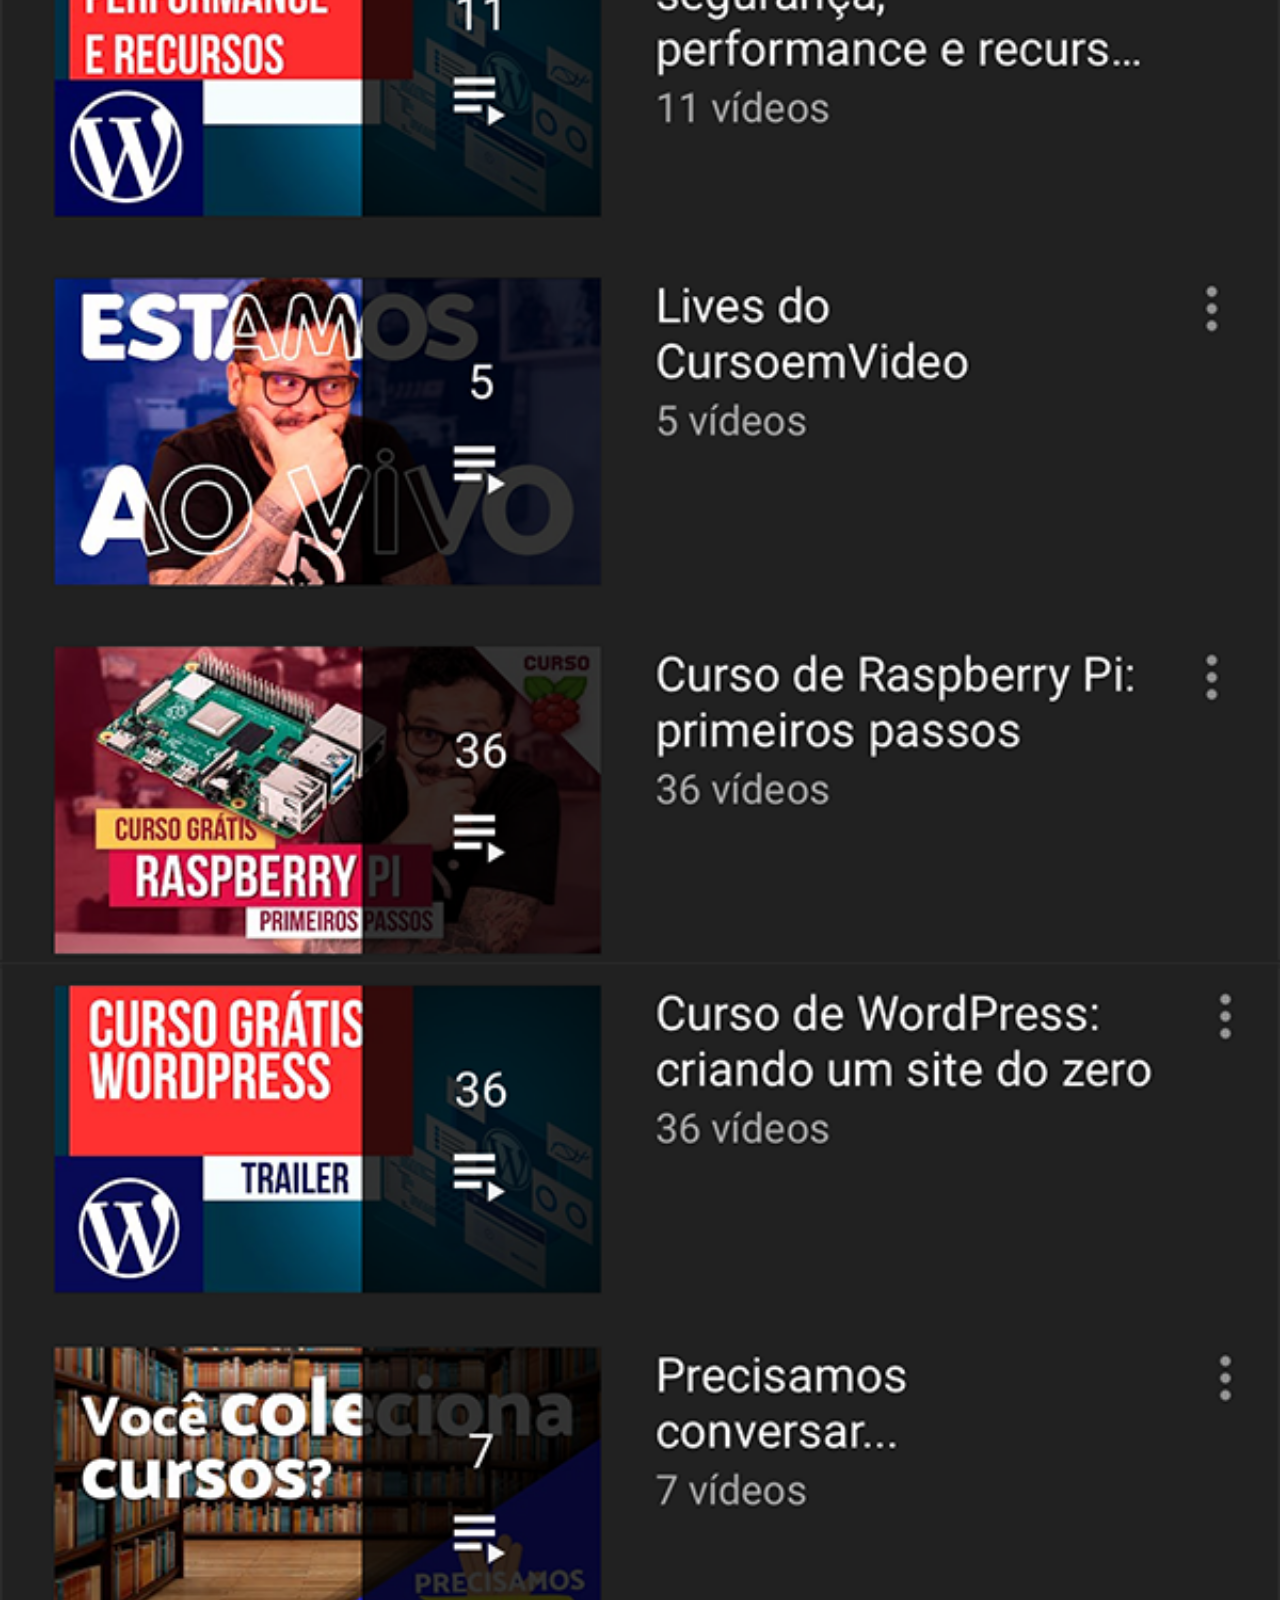
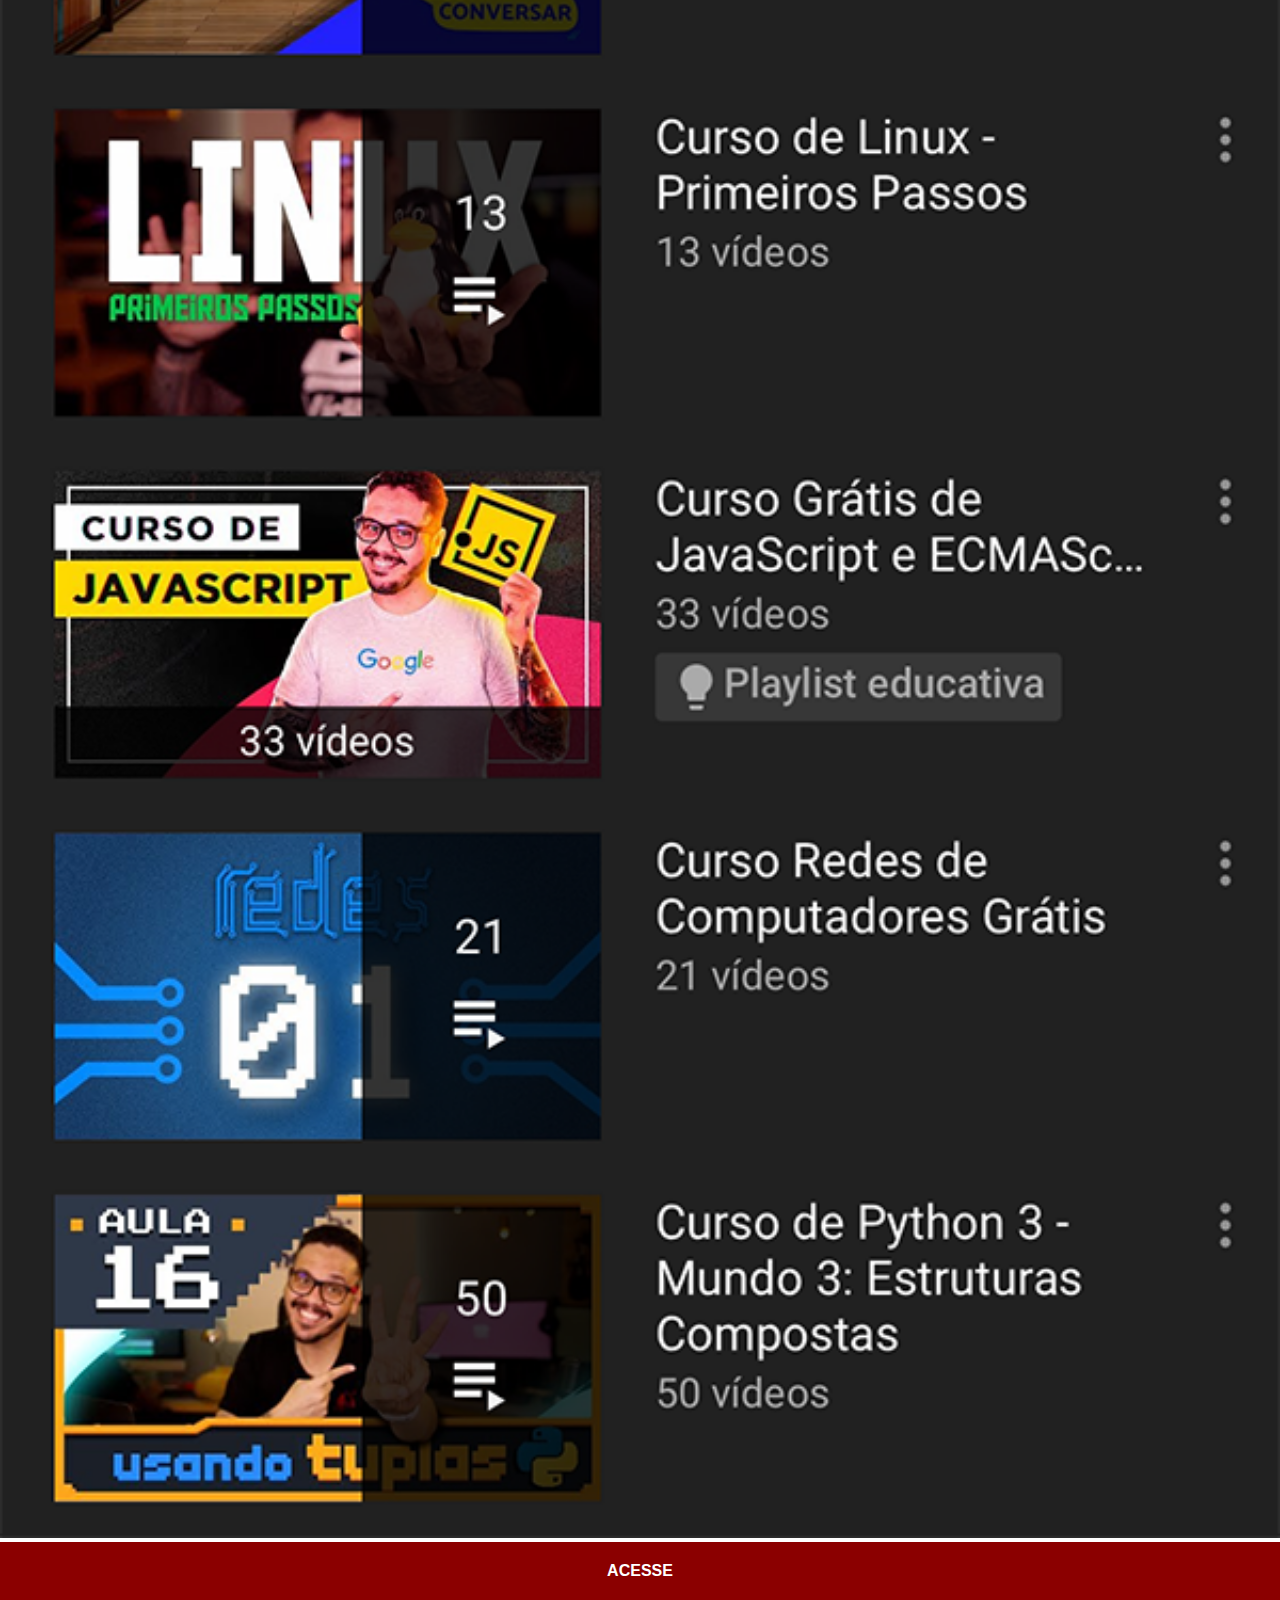
<file: youtube.html>
<!DOCTYPE html>
<html lang="pt-br">
<head>
    <meta charset="UTF-8">
    <meta http-equiv="X-UA-Compatible" content="IE=edge">
    <meta name="viewport" content="width=device-width, initial-scale=1.0">
    <title>YouTube</title>
    <link rel="stylesheet" href="estilos/social.css">
</head>
<body>
    <img src="imagens/tela-youtube.png" alt="YouTube">
    <a href="https://www.youtube.com/@CursoemVideo/playlists" target="_blank">ACESSE</a>
</body>
</html>
</file>
<file: estilos/style.css>
@charset "UTF-8";


*{
    margin: 0px;
    padding: 0px;
    font-family: Arial, Helvetica, sans-serif;
}

html, body{
    height: 100vh;
    width: 100vw;
    background-color: black;
}

body{
    background: url("../imagens/fundo-madeira.jpg") no-repeat top center;
    background-size: cover;
    background-attachment: fixed;
}

main{
    position: relative;
    height: 100vh;
    
}

#telefone{
    position: absolute;
    top: 50%;
    left: 50%;
    transform: translate(-50%, -50%);

    height: 627px;
    width: 311px;
    background: url("../imagens/frame-iphone.png") no-repeat;
}

#tela{
    position: relative;
    top: 80px;
    left: 22px;
    width: 267px;
    height: 471px;
}
#rede-sociais{
    text-align: right;
}
#rede-sociais img{
    width: 50px;
    margin: 10px;
    border-radius: 50%;
    box-shadow: 2px 2px 5px rgba(0, 0, 0, 0.400);
    box-sizing: border-box;
}

#rede-sociais img:hover{
    border: 2px solid rgba(255, 255, 255, 0.636);
    transform: translate(-3px, -3px);
    box-shadow: 5px 5px 10px rgba(0, 0, 0, 0.623);
    transition: transform .2s, border .2s;
}
</file>
<file: estilos/social.css>
@charset "UTF-8";
*{
    margin: 0;
    padding: 0;
    font-family: Arial, Helvetica, sans-serif;
}

::-webkit-scrollbar{
    width: 0px;
    height: 0px;
}
img{
    width: 100vw;
}
a{
    display: block;
    background-color: darkred;
    color: white;
    padding: 20px;
    text-align: center;
    font-weight: bolder;
    text-decoration: none;
}
a:hover{
    background: red;
}
</file>
